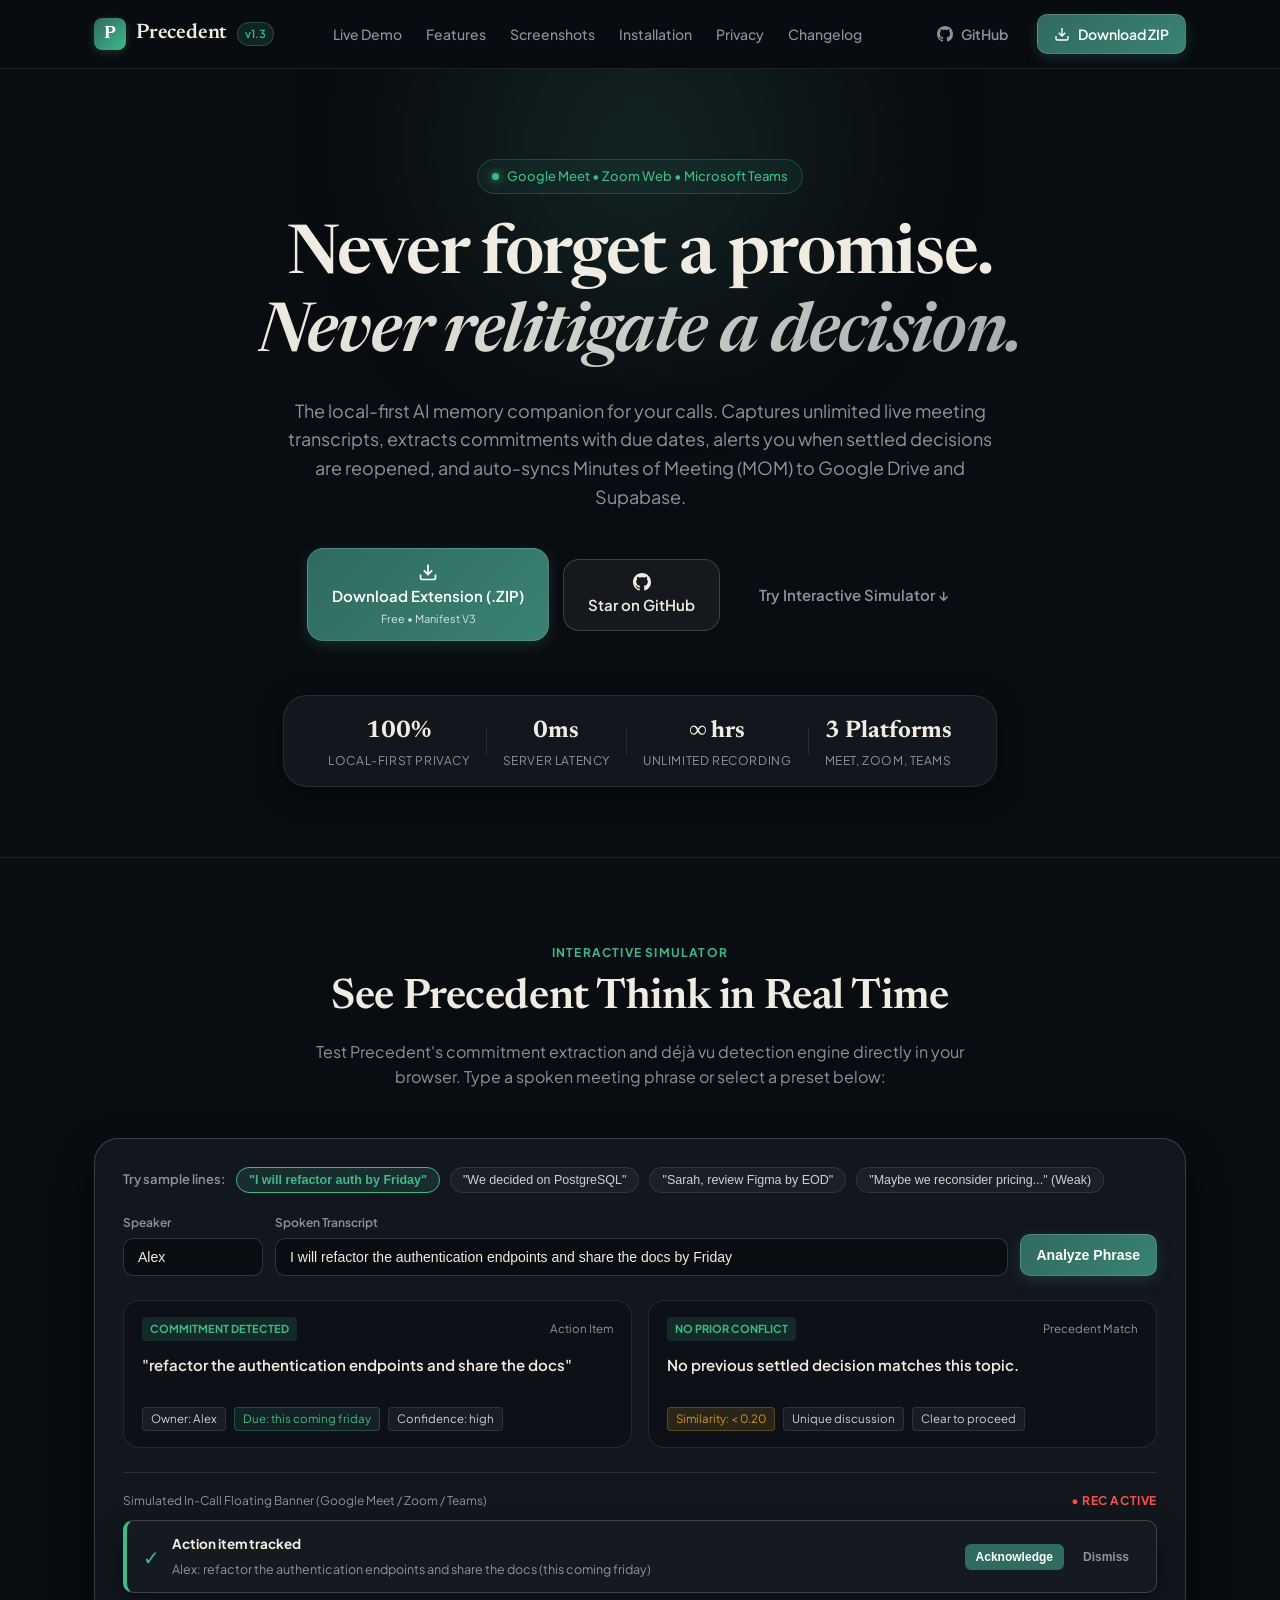
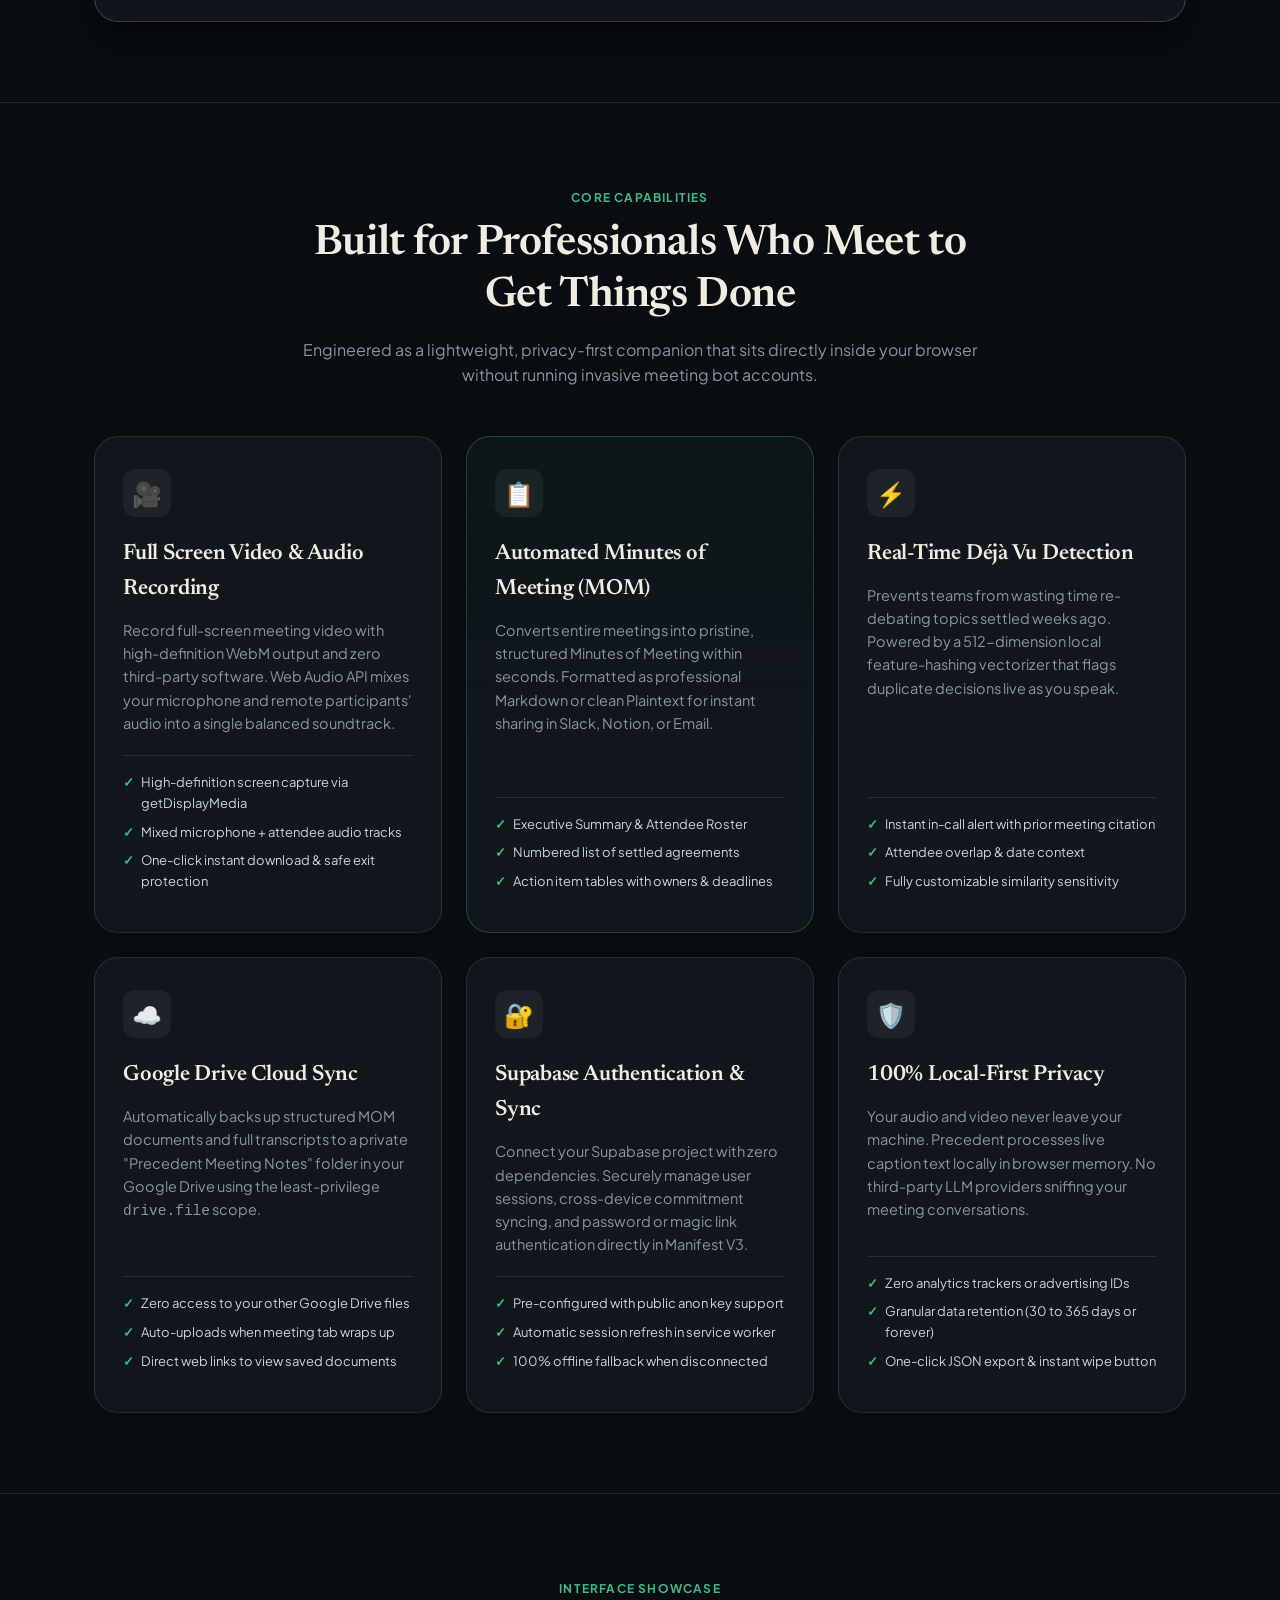
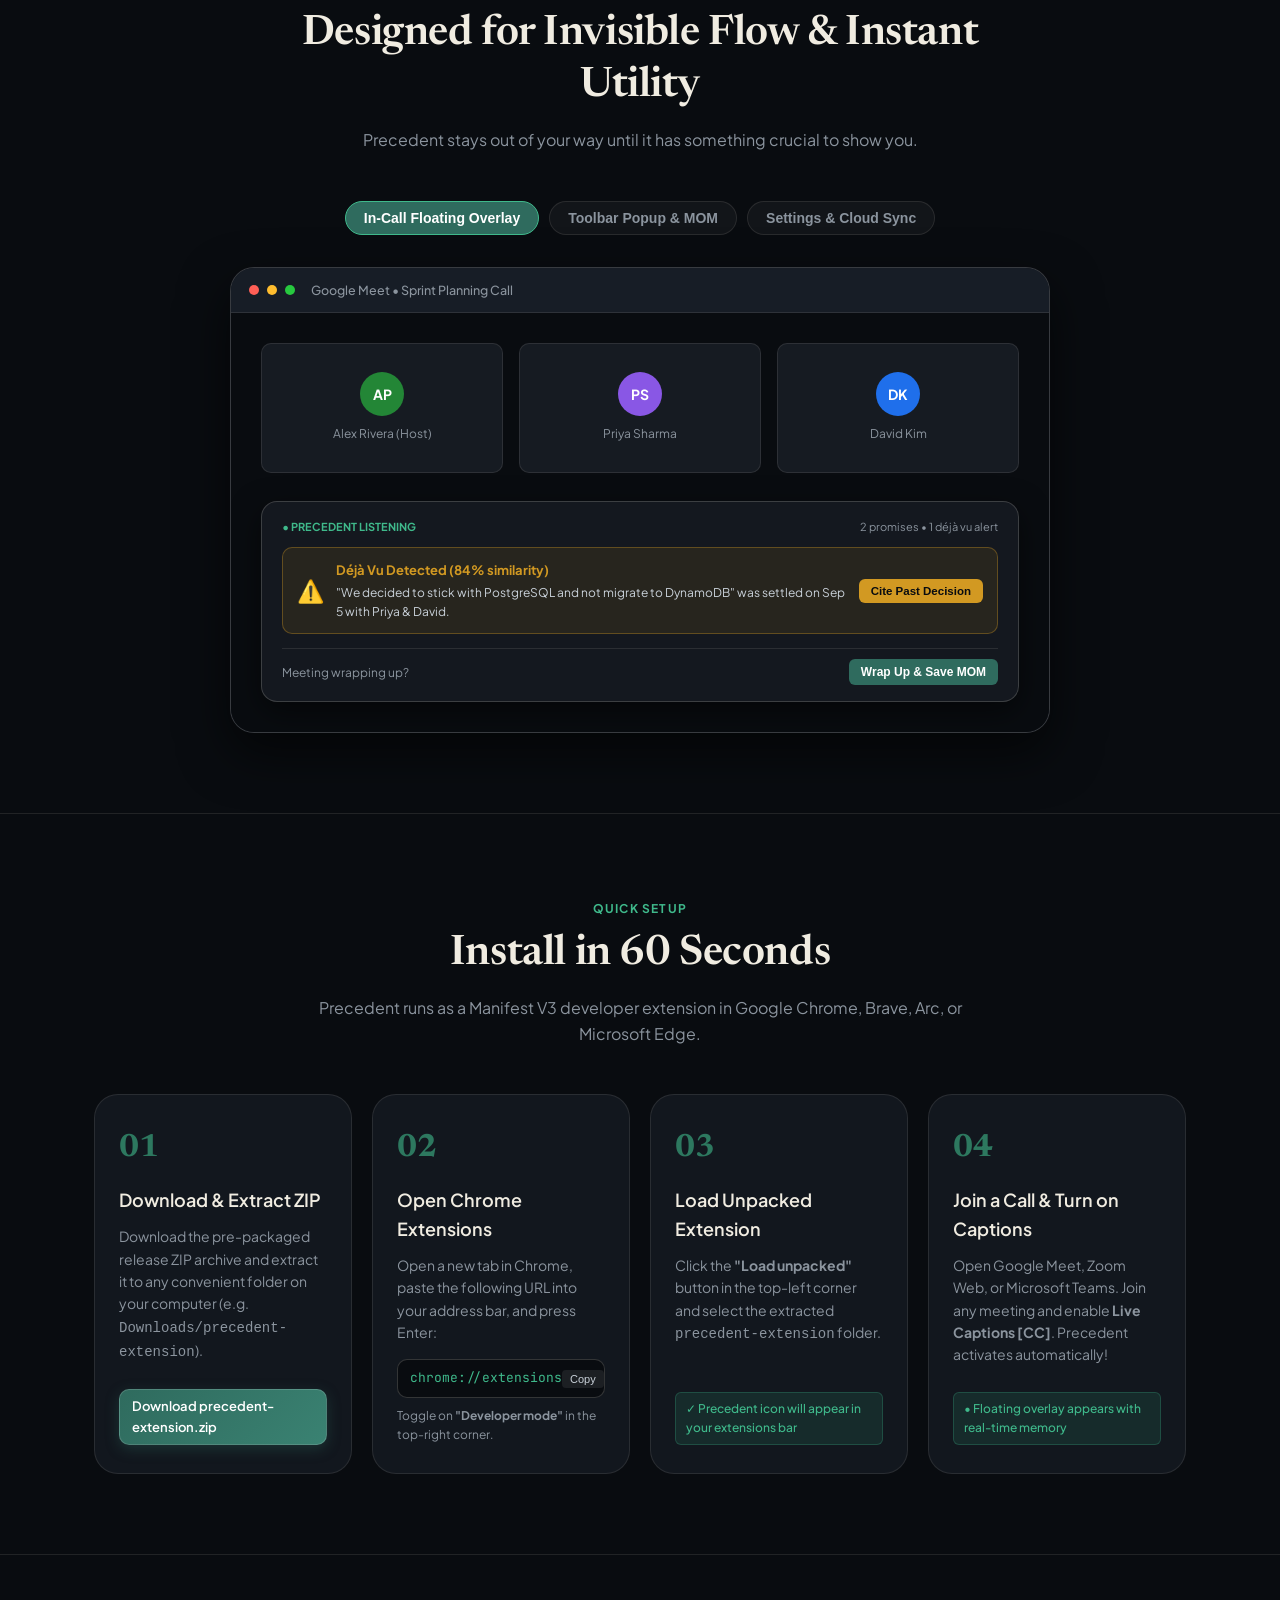
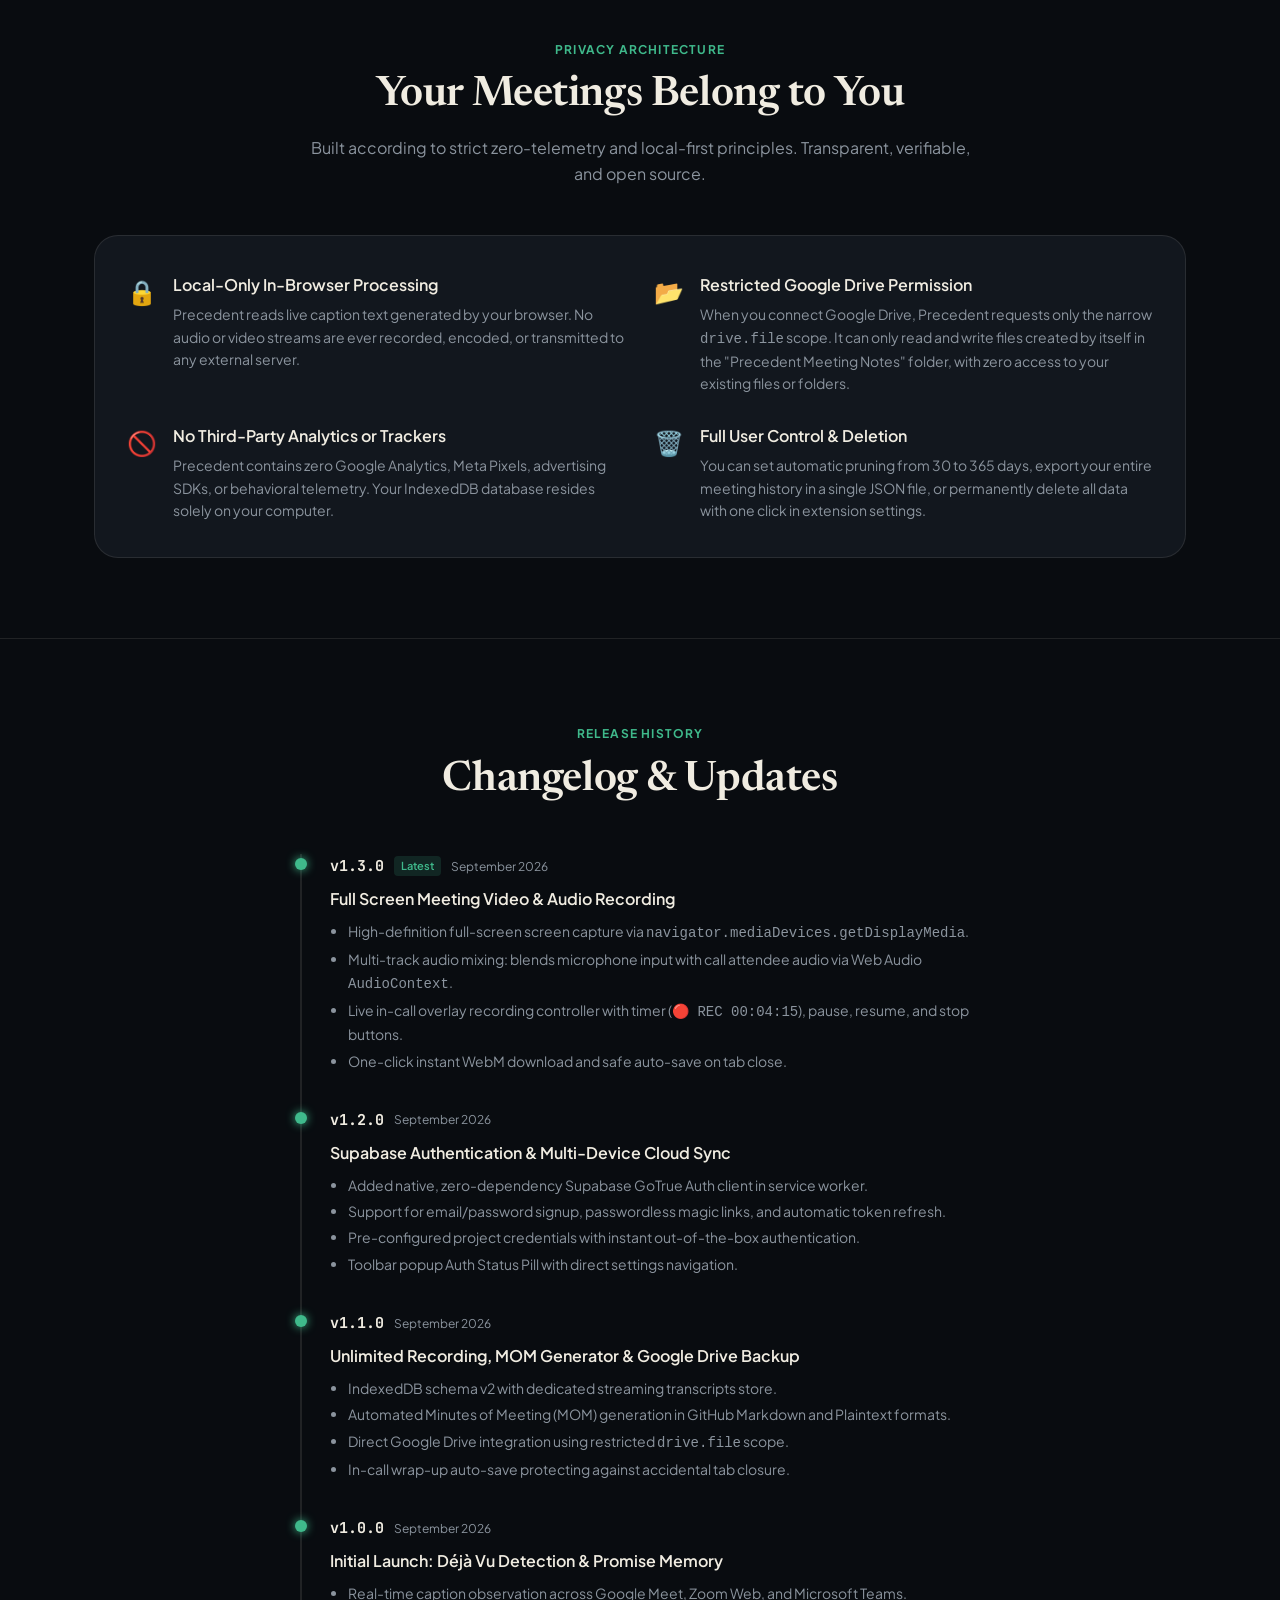
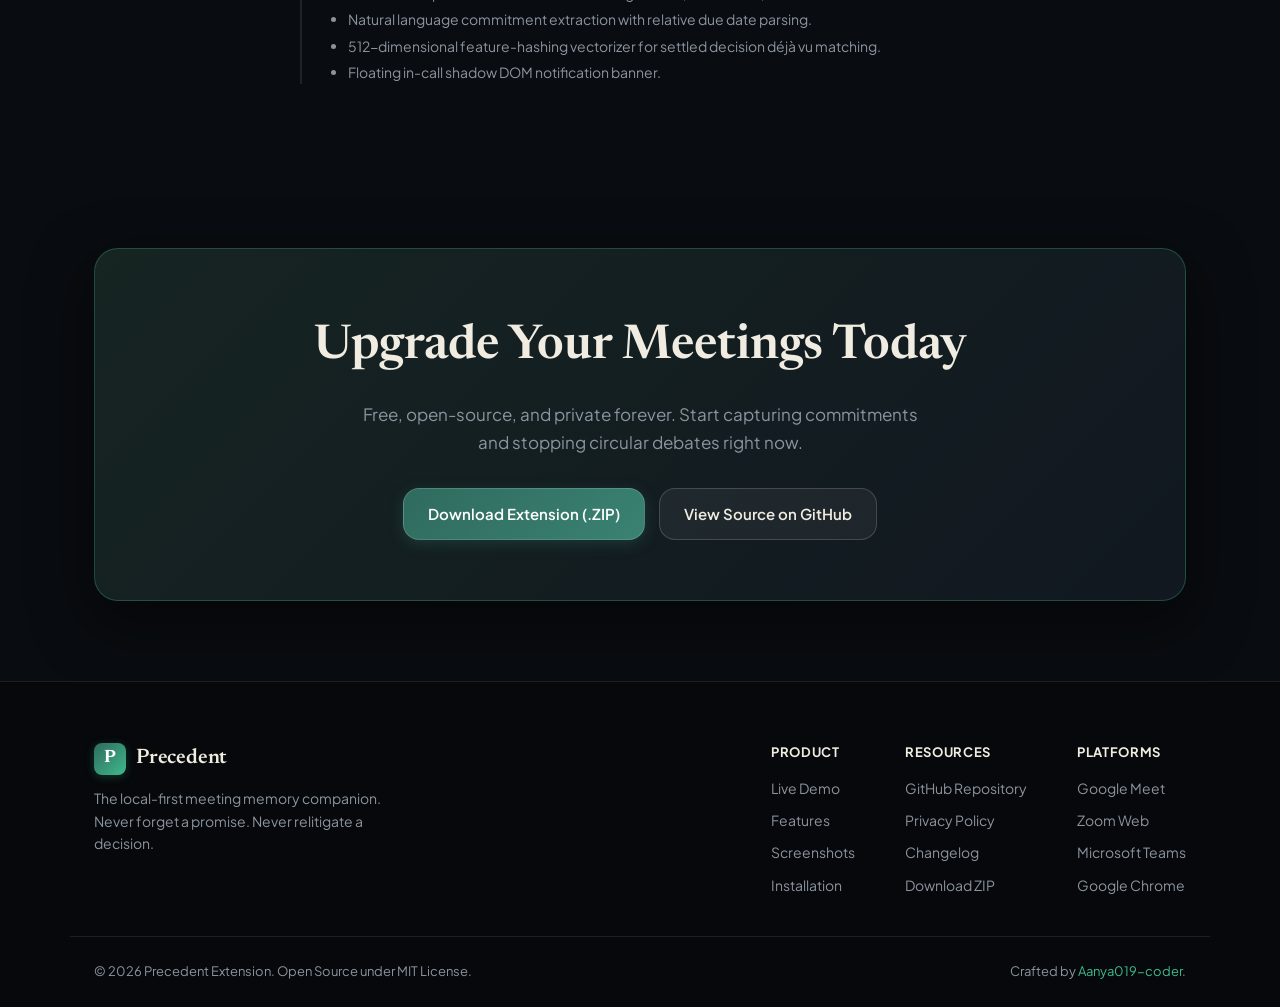
<file: website/index.html>
<!DOCTYPE html>
<html lang="en">
<head>
  <meta charset="UTF-8" />
  <meta name="viewport" content="width=device-width, initial-scale=1.0" />
  <title>Precedent — The Local-First AI Meeting Memory Companion</title>
  <meta name="description" content="Never forget a promise. Never relitigate a decision. Precedent captures unlimited meeting transcripts, generates Minutes of Meeting (MOM), detects déjà vu in real-time, and syncs with Google Drive & Supabase." />

  <!-- OpenGraph / Social -->
  <meta property="og:type" content="website" />
  <meta property="og:title" content="Precedent — The Local-First AI Meeting Memory Companion" />
  <meta property="og:description" content="Unlimited meeting recording, automatic MOM generator, déjà vu detection, and cloud sync for Google Meet, Zoom, and Microsoft Teams." />
  <meta property="og:url" content="https://meeting-recorder.vercel.app/" />

  <!-- Fonts -->
  <link rel="preconnect" href="https://fonts.googleapis.com" />
  <link rel="preconnect" href="https://fonts.gstatic.com" crossorigin />
  <link href="https://fonts.googleapis.com/css2?family=Newsreader:ital,opsz,wght@0,6..72,400..700;1,6..72,400..700&family=Plus+Jakarta+Sans:wght@400;500;600;700;800&family=JetBrains+Mono:wght@400;500&display=swap" rel="stylesheet" />

  <link rel="stylesheet" href="style.css" />
  <link rel="icon" type="image/png" href="icons/icon48.png" />
</head>
<body>
  <!-- Navigation -->
  <header class="site-nav">
    <div class="nav-container">
      <a href="#" class="brand">
        <span class="brand-icon">P</span>
        <span class="brand-name">Precedent</span>
        <span class="brand-pill">v1.3</span>
      </a>

      <nav class="nav-links">
        <a href="#demo">Live Demo</a>
        <a href="#features">Features</a>
        <a href="#screenshots">Screenshots</a>
        <a href="#installation">Installation</a>
        <a href="#privacy">Privacy</a>
        <a href="#changelog">Changelog</a>
      </nav>

      <div class="nav-actions">
        <a href="https://github.com/Aanya019-coder/meeting-recorder" target="_blank" rel="noopener" class="btn btn-ghost">
          <svg class="icon" viewBox="0 0 24 24" width="16" height="16" fill="currentColor">
            <path d="M12 0C5.37 0 0 5.37 0 12c0 5.31 3.435 9.795 8.205 11.385.6.105.825-.255.825-.57 0-.285-.015-1.23-.015-2.235-3.015.555-3.795-.735-4.035-1.41-.135-.345-.72-1.41-1.23-1.695-.42-.225-1.02-.78-.015-.795.945-.015 1.62.87 1.845 1.23 1.08 1.815 2.805 1.305 3.495.99.105-.78.42-1.305.765-1.605-2.67-.3-5.46-1.335-5.46-5.925 0-1.305.465-2.385 1.23-3.225-.12-.3-.54-1.53.12-3.18 0 0 1.005-.315 3.3 1.23.96-.27 1.98-.405 3-.405s2.04.135 3 .405c2.295-1.56 3.3-1.23 3.3-1.23.66 1.65.24 2.88.12 3.18.765.84 1.23 1.905 1.23 3.225 0 4.605-2.805 5.625-5.475 5.925.435.375.81 1.095.81 2.22 0 1.605-.015 2.895-.015 3.3 0 .315.225.69.825.57A12.02 12.02 0 0024 12c0-6.63-5.37-12-12-12z"/>
          </svg>
          <span>GitHub</span>
        </a>
        <a href="downloads/precedent-extension.zip" download="precedent-extension.zip" class="btn btn-primary">
          <svg class="icon" viewBox="0 0 24 24" width="16" height="16" fill="none" stroke="currentColor" stroke-width="2">
            <path d="M21 15v4a2 2 0 01-2 2H5a2 2 0 01-2-2v-4M7 10l5 5 5-5M12 15V3"/>
          </svg>
          <span>Download ZIP</span>
        </a>
      </div>
    </div>
  </header>

  <!-- Hero Section -->
  <section class="hero-section">
    <div class="hero-glow"></div>
    <div class="container hero-container">
      <div class="hero-badge">
        <span class="badge-dot"></span>
        <span>Google Meet &bull; Zoom Web &bull; Microsoft Teams</span>
      </div>

      <h1 class="hero-title">
        Never forget a promise.<br />
        <em>Never relitigate a decision.</em>
      </h1>

      <p class="hero-subtitle">
        The local-first AI memory companion for your calls. Captures unlimited live meeting transcripts, extracts commitments with due dates, alerts you when settled decisions are reopened, and auto-syncs Minutes of Meeting (MOM) to Google Drive and Supabase.
      </p>

      <div class="hero-cta-group">
        <a href="downloads/precedent-extension.zip" download="precedent-extension.zip" class="btn btn-lg btn-primary">
          <svg class="icon" viewBox="0 0 24 24" width="20" height="20" fill="none" stroke="currentColor" stroke-width="2">
            <path d="M21 15v4a2 2 0 01-2 2H5a2 2 0 01-2-2v-4M7 10l5 5 5-5M12 15V3"/>
          </svg>
          <span>Download Extension (.ZIP)</span>
          <span class="btn-subtext">Free &bull; Manifest V3</span>
        </a>

        <a href="https://github.com/Aanya019-coder/meeting-recorder" target="_blank" rel="noopener" class="btn btn-lg btn-secondary">
          <svg class="icon" viewBox="0 0 24 24" width="18" height="18" fill="currentColor">
            <path d="M12 0C5.37 0 0 5.37 0 12c0 5.31 3.435 9.795 8.205 11.385.6.105.825-.255.825-.57 0-.285-.015-1.23-.015-2.235-3.015.555-3.795-.735-4.035-1.41-.135-.345-.72-1.41-1.23-1.695-.42-.225-1.02-.78-.015-.795.945-.015 1.62.87 1.845 1.23 1.08 1.815 2.805 1.305 3.495.99.105-.78.42-1.305.765-1.605-2.67-.3-5.46-1.335-5.46-5.925 0-1.305.465-2.385 1.23-3.225-.12-.3-.54-1.53.12-3.18 0 0 1.005-.315 3.3 1.23.96-.27 1.98-.405 3-.405s2.04.135 3 .405c2.295-1.56 3.3-1.23 3.3-1.23.66 1.65.24 2.88.12 3.18.765.84 1.23 1.905 1.23 3.225 0 4.605-2.805 5.625-5.475 5.925.435.375.81 1.095.81 2.22 0 1.605-.015 2.895-.015 3.3 0 .315.225.69.825.57A12.02 12.02 0 0024 12c0-6.63-5.37-12-12-12z"/>
          </svg>
          <span>Star on GitHub</span>
        </a>

        <a href="#demo" class="btn btn-lg btn-ghost">
          <span>Try Interactive Simulator &darr;</span>
        </a>
      </div>

      <!-- Trust Metrics -->
      <div class="hero-metrics">
        <div class="metric-item">
          <span class="metric-num">100%</span>
          <span class="metric-label">Local-First Privacy</span>
        </div>
        <div class="metric-divider"></div>
        <div class="metric-item">
          <span class="metric-num">0ms</span>
          <span class="metric-label">Server Latency</span>
        </div>
        <div class="metric-divider"></div>
        <div class="metric-item">
          <span class="metric-num">&infin; hrs</span>
          <span class="metric-label">Unlimited Recording</span>
        </div>
        <div class="metric-divider"></div>
        <div class="metric-item">
          <span class="metric-num">3 Platforms</span>
          <span class="metric-label">Meet, Zoom, Teams</span>
        </div>
      </div>
    </div>
  </section>

  <!-- Live In-Browser Demo / Simulator -->
  <section id="demo" class="section demo-section">
    <div class="container">
      <div class="section-header">
        <span class="section-tag">Interactive Simulator</span>
        <h2 class="section-title">See Precedent Think in Real Time</h2>
        <p class="section-subtitle">
          Test Precedent's commitment extraction and déjà vu detection engine directly in your browser. Type a spoken meeting phrase or select a preset below:
        </p>
      </div>

      <div class="demo-card">
        <!-- Preset selectors -->
        <div class="demo-presets">
          <span class="preset-label">Try sample lines:</span>
          <button class="preset-chip active" data-phrase="I will refactor the authentication endpoints and share the docs by Friday" data-speaker="Alex">
            "I will refactor auth by Friday"
          </button>
          <button class="preset-chip" data-phrase="We have decided to stick with PostgreSQL and not migrate to DynamoDB" data-speaker="Priya">
            "We decided on PostgreSQL"
          </button>
          <button class="preset-chip" data-phrase="Sarah, can you review the Figma mobile mockups by EOD tomorrow?" data-speaker="David">
            "Sarah, review Figma by EOD"
          </button>
          <button class="preset-chip" data-phrase="Maybe we could think about reconsidering the pricing tiers later" data-speaker="Jordan">
            "Maybe we reconsider pricing..." (Weak)
          </button>
        </div>

        <!-- Input Box -->
        <div class="demo-input-row">
          <div class="speaker-input-wrap">
            <label for="demo-speaker">Speaker</label>
            <input type="text" id="demo-speaker" value="Alex" placeholder="Speaker name" />
          </div>
          <div class="speech-input-wrap">
            <label for="demo-text">Spoken Transcript</label>
            <input type="text" id="demo-text" value="I will refactor the authentication endpoints and share the docs by Friday" placeholder="Type what someone said..." />
          </div>
          <button id="demo-analyze-btn" class="btn btn-primary demo-analyze-btn">Analyze Phrase</button>
        </div>

        <!-- Live Results Visualization -->
        <div class="demo-results-grid">
          <!-- Commitment Box -->
          <div class="result-box">
            <div class="result-header">
              <span class="result-badge" id="commitment-badge">Commitment Detected</span>
              <span class="result-type">Action Item</span>
            </div>
            <div class="result-body" id="commitment-output">
              <div class="result-main-text" id="commitment-task">refactor the authentication endpoints and share the docs</div>
              <div class="result-meta-row">
                <span class="meta-tag" id="commitment-owner">Owner: Alex</span>
                <span class="meta-tag highlight" id="commitment-due">Due: this coming friday</span>
                <span class="meta-tag" id="commitment-confidence">Confidence: high</span>
              </div>
            </div>
          </div>

          <!-- Déjà Vu Box -->
          <div class="result-box">
            <div class="result-header">
              <span class="result-badge alert" id="dejavu-badge">Déjà Vu Alert</span>
              <span class="result-type">Precedent Match</span>
            </div>
            <div class="result-body" id="dejavu-output">
              <div class="result-main-text" id="dejavu-text">"Settled on PostgreSQL instead of DynamoDB for v1"</div>
              <div class="result-meta-row">
                <span class="meta-tag alert" id="dejavu-score">Similarity: 0.84</span>
                <span class="meta-tag" id="dejavu-date">Past Meeting: 14 days ago</span>
                <span class="meta-tag" id="dejavu-attendees">Overlap: Priya, Alex</span>
              </div>
            </div>
          </div>
        </div>

        <!-- Simulated In-Call Overlay Banner -->
        <div class="simulated-overlay-wrap">
          <div class="simulated-overlay-header">
            <span>Simulated In-Call Floating Banner (Google Meet / Zoom / Teams)</span>
            <span class="pulse-rec">&bull; REC ACTIVE</span>
          </div>
          <div class="simulated-banner" id="simulated-banner">
            <div class="sim-banner-left">
              <span class="sim-icon" id="sim-icon">&bull;</span>
              <div class="sim-content">
                <strong id="sim-title">Action item tracked</strong>
                <span id="sim-desc">Alex: refactor the authentication endpoints (Due Friday)</span>
              </div>
            </div>
            <div class="sim-banner-actions">
              <button class="sim-btn sim-btn-primary">Acknowledge</button>
              <button class="sim-btn sim-btn-ghost">Dismiss</button>
            </div>
          </div>
        </div>
      </div>
    </div>
  </section>

  <!-- Feature Grid -->
  <section id="features" class="section features-section">
    <div class="container">
      <div class="section-header">
        <span class="section-tag">Core Capabilities</span>
        <h2 class="section-title">Built for Professionals Who Meet to Get Things Done</h2>
        <p class="section-subtitle">
          Engineered as a lightweight, privacy-first companion that sits directly inside your browser without running invasive meeting bot accounts.
        </p>
      </div>

      <div class="feature-grid">
        <!-- Card 1 -->
        <div class="feature-card">
          <div class="feature-icon-wrap">
            <span class="feature-emoji">🎥</span>
          </div>
          <h3 class="feature-title">Full Screen Video &amp; Audio Recording</h3>
          <p class="feature-text">
            Record full-screen meeting video with high-definition WebM output and zero third-party software. Web Audio API mixes your microphone and remote participants' audio into a single balanced soundtrack.
          </p>
          <ul class="feature-bullets">
            <li>High-definition screen capture via getDisplayMedia</li>
            <li>Mixed microphone + attendee audio tracks</li>
            <li>One-click instant download &amp; safe exit protection</li>
          </ul>
        </div>

        <!-- Card 2 -->
        <div class="feature-card highlight-card">
          <div class="feature-icon-wrap">
            <span class="feature-emoji">📋</span>
          </div>
          <h3 class="feature-title">Automated Minutes of Meeting (MOM)</h3>
          <p class="feature-text">
            Converts entire meetings into pristine, structured Minutes of Meeting within seconds. Formatted as professional Markdown or clean Plaintext for instant sharing in Slack, Notion, or Email.
          </p>
          <ul class="feature-bullets">
            <li>Executive Summary &amp; Attendee Roster</li>
            <li>Numbered list of settled agreements</li>
            <li>Action item tables with owners &amp; deadlines</li>
          </ul>
        </div>

        <!-- Card 3 -->
        <div class="feature-card">
          <div class="feature-icon-wrap">
            <span class="feature-emoji">⚡</span>
          </div>
          <h3 class="feature-title">Real-Time Déjà Vu Detection</h3>
          <p class="feature-text">
            Prevents teams from wasting time re-debating topics settled weeks ago. Powered by a 512-dimension local feature-hashing vectorizer that flags duplicate decisions live as you speak.
          </p>
          <ul class="feature-bullets">
            <li>Instant in-call alert with prior meeting citation</li>
            <li>Attendee overlap &amp; date context</li>
            <li>Fully customizable similarity sensitivity</li>
          </ul>
        </div>

        <!-- Card 4 -->
        <div class="feature-card">
          <div class="feature-icon-wrap">
            <span class="feature-emoji">☁️</span>
          </div>
          <h3 class="feature-title">Google Drive Cloud Sync</h3>
          <p class="feature-text">
            Automatically backs up structured MOM documents and full transcripts to a private "Precedent Meeting Notes" folder in your Google Drive using the least-privilege <code>drive.file</code> scope.
          </p>
          <ul class="feature-bullets">
            <li>Zero access to your other Google Drive files</li>
            <li>Auto-uploads when meeting tab wraps up</li>
            <li>Direct web links to view saved documents</li>
          </ul>
        </div>

        <!-- Card 5 -->
        <div class="feature-card">
          <div class="feature-icon-wrap">
            <span class="feature-emoji">🔐</span>
          </div>
          <h3 class="feature-title">Supabase Authentication &amp; Sync</h3>
          <p class="feature-text">
            Connect your Supabase project with zero dependencies. Securely manage user sessions, cross-device commitment syncing, and password or magic link authentication directly in Manifest V3.
          </p>
          <ul class="feature-bullets">
            <li>Pre-configured with public anon key support</li>
            <li>Automatic session refresh in service worker</li>
            <li>100% offline fallback when disconnected</li>
          </ul>
        </div>

        <!-- Card 6 -->
        <div class="feature-card">
          <div class="feature-icon-wrap">
            <span class="feature-emoji">🛡️</span>
          </div>
          <h3 class="feature-title">100% Local-First Privacy</h3>
          <p class="feature-text">
            Your audio and video never leave your machine. Precedent processes live caption text locally in browser memory. No third-party LLM providers sniffing your meeting conversations.
          </p>
          <ul class="feature-bullets">
            <li>Zero analytics trackers or advertising IDs</li>
            <li>Granular data retention (30 to 365 days or forever)</li>
            <li>One-click JSON export &amp; instant wipe button</li>
          </ul>
        </div>
      </div>
    </div>
  </section>

  <!-- Screenshots & Mockups Section -->
  <section id="screenshots" class="section screenshots-section">
    <div class="container">
      <div class="section-header">
        <span class="section-tag">Interface Showcase</span>
        <h2 class="section-title">Designed for Invisible Flow &amp; Instant Utility</h2>
        <p class="section-subtitle">
          Precedent stays out of your way until it has something crucial to show you.
        </p>
      </div>

      <!-- Tab Buttons -->
      <div class="screenshot-tabs">
        <button class="tab-btn active" data-tab="overlay">In-Call Floating Overlay</button>
        <button class="tab-btn" data-tab="popup">Toolbar Popup &amp; MOM</button>
        <button class="tab-btn" data-tab="options">Settings &amp; Cloud Sync</button>
      </div>

      <!-- Tab 1: In-Call Overlay -->
      <div class="tab-panel active" id="tab-overlay">
        <div class="mockup-frame">
          <div class="mockup-header">
            <span class="mockup-dot red"></span>
            <span class="mockup-dot yellow"></span>
            <span class="mockup-dot green"></span>
            <span class="mockup-title">Google Meet &bull; Sprint Planning Call</span>
          </div>
          <div class="mockup-screen meet-screen">
            <div class="fake-video-grid">
              <div class="fake-video-tile">
                <div class="fake-avatar">AP</div>
                <span>Alex Rivera (Host)</span>
              </div>
              <div class="fake-video-tile">
                <div class="fake-avatar secondary">PS</div>
                <span>Priya Sharma</span>
              </div>
              <div class="fake-video-tile">
                <div class="fake-avatar tertiary">DK</div>
                <span>David Kim</span>
              </div>
            </div>

            <!-- In-call Shadow DOM UI -->
            <div class="in-call-widget-demo">
              <div class="in-call-badge-bar">
                <span class="rec-indicator">&bull; PRECEDENT LISTENING</span>
                <span class="badge-count">2 promises &bull; 1 déjà vu alert</span>
              </div>

              <!-- Alert card -->
              <div class="in-call-alert-card">
                <div class="alert-icon-col">⚠️</div>
                <div class="alert-text-col">
                  <strong>Déjà Vu Detected (84% similarity)</strong>
                  <p>"We decided to stick with PostgreSQL and not migrate to DynamoDB" was settled on Sep 5 with Priya &amp; David.</p>
                </div>
                <button class="in-call-action-btn">Cite Past Decision</button>
              </div>

              <!-- Wrap up bar -->
              <div class="in-call-wrapup-bar">
                <span>Meeting wrapping up?</span>
                <button class="in-call-save-btn">Wrap Up &amp; Save MOM</button>
              </div>
            </div>
          </div>
        </div>
      </div>

      <!-- Tab 2: Toolbar Popup -->
      <div class="tab-panel" id="tab-popup">
        <div class="mockup-frame popup-frame">
          <div class="mockup-header">
            <span class="mockup-title">Precedent Browser Popup</span>
          </div>
          <div class="popup-preview-box">
            <div class="pop-demo-header">
              <div class="pop-demo-row">
                <span class="pop-demo-wordmark">Precedent</span>
                <div class="pop-demo-pills">
                  <span class="pop-pill-green">👤 alex@acme.com</span>
                  <span class="pop-pill-green">☁️ Drive Connected</span>
                </div>
              </div>
              <span class="pop-demo-tagline">Unlimited memory &bull; MOM &bull; Cloud sync</span>
            </div>

            <div class="pop-demo-call-banner">
              <div class="pop-demo-row">
                <strong>Sprint Planning Call</strong>
                <span class="pop-tag">3 captured</span>
              </div>
              <button class="pop-save-btn">Wrap Up &amp; Copy MOM</button>
            </div>

            <div class="pop-demo-section">
              <span class="pop-sec-title">OPEN COMMITMENTS</span>
              <div class="pop-item">
                <span class="pop-check">&check;</span>
                <div>
                  <strong>Alex: Refactor auth endpoints</strong>
                  <span class="pop-meta">Due Friday &bull; Sprint Planning Call</span>
                </div>
              </div>
              <div class="pop-item">
                <span class="pop-check">&check;</span>
                <div>
                  <strong>Sarah: Review Figma mobile mockups</strong>
                  <span class="pop-meta">Due Tomorrow &bull; Design Sync</span>
                </div>
              </div>
            </div>

            <div class="pop-demo-section">
              <span class="pop-sec-title">RECENT MEETINGS</span>
              <div class="pop-item-meeting">
                <div class="pop-demo-row">
                  <strong>Architecture Council</strong>
                  <span class="pop-meta">Yesterday &bull; 4 attendees</span>
                </div>
                <div class="pop-btn-row">
                  <button class="pop-mini-btn">📋 Copy MOM</button>
                  <button class="pop-mini-btn">☁️ Drive Sync</button>
                </div>
              </div>
            </div>
          </div>
        </div>
      </div>

      <!-- Tab 3: Options Dashboard -->
      <div class="tab-panel" id="tab-options">
        <div class="mockup-frame">
          <div class="mockup-header">
            <span class="mockup-title">Precedent Settings &amp; Cloud Dashboard</span>
          </div>
          <div class="options-preview-box">
            <div class="opt-preview-card">
              <h4>Platform Integrations</h4>
              <label class="opt-check"><input type="checkbox" checked disabled /> Google Meet</label>
              <label class="opt-check"><input type="checkbox" checked disabled /> Zoom Web Client</label>
              <label class="opt-check"><input type="checkbox" checked disabled /> Microsoft Teams Web</label>
            </div>

            <div class="opt-preview-card">
              <h4>Google Drive Auto-Sync</h4>
              <p>Connected as <strong>alex@acme.com</strong> &bull; Backing up to private folder "Precedent Meeting Notes".</p>
              <label class="opt-check"><input type="checkbox" checked disabled /> Auto-upload MOM &amp; Transcripts when meetings end</label>
            </div>

            <div class="opt-preview-card">
              <h4>Supabase Cloud Authentication</h4>
              <p>Logged in as <strong>alex@acme.com</strong> &bull; Endpoint: <code>https://dnwttcvuzohljotzgozn.supabase.co</code></p>
            </div>
          </div>
        </div>
      </div>
    </div>
  </section>

  <!-- Step-by-Step Installation Guide -->
  <section id="installation" class="section install-section">
    <div class="container">
      <div class="section-header">
        <span class="section-tag">Quick Setup</span>
        <h2 class="section-title">Install in 60 Seconds</h2>
        <p class="section-subtitle">
          Precedent runs as a Manifest V3 developer extension in Google Chrome, Brave, Arc, or Microsoft Edge.
        </p>
      </div>

      <div class="install-steps-grid">
        <!-- Step 1 -->
        <div class="step-card">
          <div class="step-number">01</div>
          <h3 class="step-title">Download &amp; Extract ZIP</h3>
          <p class="step-text">
            Download the pre-packaged release ZIP archive and extract it to any convenient folder on your computer (e.g. <code>Downloads/precedent-extension</code>).
          </p>
          <a href="downloads/precedent-extension.zip" download="precedent-extension.zip" class="btn btn-sm btn-primary">
            Download precedent-extension.zip
          </a>
        </div>

        <!-- Step 2 -->
        <div class="step-card">
          <div class="step-number">02</div>
          <h3 class="step-title">Open Chrome Extensions</h3>
          <p class="step-text">
            Open a new tab in Chrome, paste the following URL into your address bar, and press Enter:
          </p>
          <div class="code-snippet">
            <code>chrome://extensions</code>
            <button class="copy-btn" data-copy="chrome://extensions" title="Copy to clipboard">Copy</button>
          </div>
          <p class="step-subtext">Toggle on <strong>"Developer mode"</strong> in the top-right corner.</p>
        </div>

        <!-- Step 3 -->
        <div class="step-card">
          <div class="step-number">03</div>
          <h3 class="step-title">Load Unpacked Extension</h3>
          <p class="step-text">
            Click the <strong>"Load unpacked"</strong> button in the top-left corner and select the extracted <code>precedent-extension</code> folder.
          </p>
          <div class="step-badge-highlight">&check; Precedent icon will appear in your extensions bar</div>
        </div>

        <!-- Step 4 -->
        <div class="step-card">
          <div class="step-number">04</div>
          <h3 class="step-title">Join a Call &amp; Turn on Captions</h3>
          <p class="step-text">
            Open Google Meet, Zoom Web, or Microsoft Teams. Join any meeting and enable <strong>Live Captions [CC]</strong>. Precedent activates automatically!
          </p>
          <div class="step-badge-highlight">&bull; Floating overlay appears with real-time memory</div>
        </div>
      </div>
    </div>
  </section>

  <!-- Privacy Policy Section -->
  <section id="privacy" class="section privacy-section">
    <div class="container">
      <div class="section-header">
        <span class="section-tag">Privacy Architecture</span>
        <h2 class="section-title">Your Meetings Belong to You</h2>
        <p class="section-subtitle">
          Built according to strict zero-telemetry and local-first principles. Transparent, verifiable, and open source.
        </p>
      </div>

      <div class="privacy-card">
        <div class="privacy-point">
          <span class="privacy-icon">🔒</span>
          <div>
            <h4>Local-Only In-Browser Processing</h4>
            <p>
              Precedent reads live caption text generated by your browser. No audio or video streams are ever recorded, encoded, or transmitted to any external server.
            </p>
          </div>
        </div>

        <div class="privacy-point">
          <span class="privacy-icon">📂</span>
          <div>
            <h4>Restricted Google Drive Permission</h4>
            <p>
              When you connect Google Drive, Precedent requests only the narrow <code>drive.file</code> scope. It can only read and write files created by itself in the "Precedent Meeting Notes" folder, with zero access to your existing files or folders.
            </p>
          </div>
        </div>

        <div class="privacy-point">
          <span class="privacy-icon">🚫</span>
          <div>
            <h4>No Third-Party Analytics or Trackers</h4>
            <p>
              Precedent contains zero Google Analytics, Meta Pixels, advertising SDKs, or behavioral telemetry. Your IndexedDB database resides solely on your computer.
            </p>
          </div>
        </div>

        <div class="privacy-point">
          <span class="privacy-icon">🗑️</span>
          <div>
            <h4>Full User Control &amp; Deletion</h4>
            <p>
              You can set automatic pruning from 30 to 365 days, export your entire meeting history in a single JSON file, or permanently delete all data with one click in extension settings.
            </p>
          </div>
        </div>
      </div>
    </div>
  </section>

  <!-- Changelog Section -->
  <section id="changelog" class="section changelog-section">
    <div class="container">
      <div class="section-header">
        <span class="section-tag">Release History</span>
        <h2 class="section-title">Changelog &amp; Updates</h2>
      </div>

      <div class="changelog-timeline">
        <!-- Release v1.3.0 -->
        <div class="timeline-item">
          <div class="timeline-dot"></div>
          <div class="timeline-content">
            <div class="timeline-header">
              <span class="timeline-version">v1.3.0</span>
              <span class="timeline-tag current">Latest</span>
              <span class="timeline-date">September 2026</span>
            </div>
            <h4 class="timeline-title">Full Screen Meeting Video &amp; Audio Recording</h4>
            <ul class="timeline-list">
              <li>High-definition full-screen screen capture via <code>navigator.mediaDevices.getDisplayMedia</code>.</li>
              <li>Multi-track audio mixing: blends microphone input with call attendee audio via Web Audio <code>AudioContext</code>.</li>
              <li>Live in-call overlay recording controller with timer (<code>🔴 REC 00:04:15</code>), pause, resume, and stop buttons.</li>
              <li>One-click instant WebM download and safe auto-save on tab close.</li>
            </ul>
          </div>
        </div>

        <!-- Release v1.2.0 -->
        <div class="timeline-item">
          <div class="timeline-dot"></div>
          <div class="timeline-content">
            <div class="timeline-header">
              <span class="timeline-version">v1.2.0</span>
              <span class="timeline-date">September 2026</span>
            </div>
            <h4 class="timeline-title">Supabase Authentication &amp; Multi-Device Cloud Sync</h4>
            <ul class="timeline-list">
              <li>Added native, zero-dependency Supabase GoTrue Auth client in service worker.</li>
              <li>Support for email/password signup, passwordless magic links, and automatic token refresh.</li>
              <li>Pre-configured project credentials with instant out-of-the-box authentication.</li>
              <li>Toolbar popup Auth Status Pill with direct settings navigation.</li>
            </ul>
          </div>
        </div>

        <!-- Release v1.1.0 -->
        <div class="timeline-item">
          <div class="timeline-dot"></div>
          <div class="timeline-content">
            <div class="timeline-header">
              <span class="timeline-version">v1.1.0</span>
              <span class="timeline-date">September 2026</span>
            </div>
            <h4 class="timeline-title">Unlimited Recording, MOM Generator &amp; Google Drive Backup</h4>
            <ul class="timeline-list">
              <li>IndexedDB schema v2 with dedicated streaming transcripts store.</li>
              <li>Automated Minutes of Meeting (MOM) generation in GitHub Markdown and Plaintext formats.</li>
              <li>Direct Google Drive integration using restricted <code>drive.file</code> scope.</li>
              <li>In-call wrap-up auto-save protecting against accidental tab closure.</li>
            </ul>
          </div>
        </div>

        <!-- Release v1.0.0 -->
        <div class="timeline-item">
          <div class="timeline-dot"></div>
          <div class="timeline-content">
            <div class="timeline-header">
              <span class="timeline-version">v1.0.0</span>
              <span class="timeline-date">September 2026</span>
            </div>
            <h4 class="timeline-title">Initial Launch: Déjà Vu Detection &amp; Promise Memory</h4>
            <ul class="timeline-list">
              <li>Real-time caption observation across Google Meet, Zoom Web, and Microsoft Teams.</li>
              <li>Natural language commitment extraction with relative due date parsing.</li>
              <li>512-dimensional feature-hashing vectorizer for settled decision déjà vu matching.</li>
              <li>Floating in-call shadow DOM notification banner.</li>
            </ul>
          </div>
        </div>
      </div>
    </div>
  </section>

  <!-- CTA Banner -->
  <section class="cta-section">
    <div class="container">
      <div class="cta-box">
        <h2 class="cta-title">Upgrade Your Meetings Today</h2>
        <p class="cta-subtitle">
          Free, open-source, and private forever. Start capturing commitments and stopping circular debates right now.
        </p>
        <div class="cta-buttons">
          <a href="downloads/precedent-extension.zip" download="precedent-extension.zip" class="btn btn-lg btn-primary">
            Download Extension (.ZIP)
          </a>
          <a href="https://github.com/Aanya019-coder/meeting-recorder" target="_blank" rel="noopener" class="btn btn-lg btn-secondary">
            View Source on GitHub
          </a>
        </div>
      </div>
    </div>
  </section>

  <!-- Footer -->
  <footer class="site-footer">
    <div class="container footer-container">
      <div class="footer-left">
        <div class="brand">
          <span class="brand-icon">P</span>
          <span class="brand-name">Precedent</span>
        </div>
        <p class="footer-desc">
          The local-first meeting memory companion. Never forget a promise. Never relitigate a decision.
        </p>
      </div>

      <div class="footer-links">
        <div class="footer-col">
          <h5>Product</h5>
          <a href="#demo">Live Demo</a>
          <a href="#features">Features</a>
          <a href="#screenshots">Screenshots</a>
          <a href="#installation">Installation</a>
        </div>
        <div class="footer-col">
          <h5>Resources</h5>
          <a href="https://github.com/Aanya019-coder/meeting-recorder" target="_blank" rel="noopener">GitHub Repository</a>
          <a href="#privacy">Privacy Policy</a>
          <a href="#changelog">Changelog</a>
          <a href="downloads/precedent-extension.zip" download>Download ZIP</a>
        </div>
        <div class="footer-col">
          <h5>Platforms</h5>
          <span>Google Meet</span>
          <span>Zoom Web</span>
          <span>Microsoft Teams</span>
          <span>Google Chrome</span>
        </div>
      </div>
    </div>
    <div class="footer-bottom container">
      <p>&copy; 2026 Precedent Extension. Open Source under MIT License.</p>
      <p>Crafted by <a href="https://github.com/Aanya019-coder" target="_blank" rel="noopener">Aanya019-coder</a>.</p>
    </div>
  </footer>

  <script src="app.js"></script>
</body>
</html>
</file>
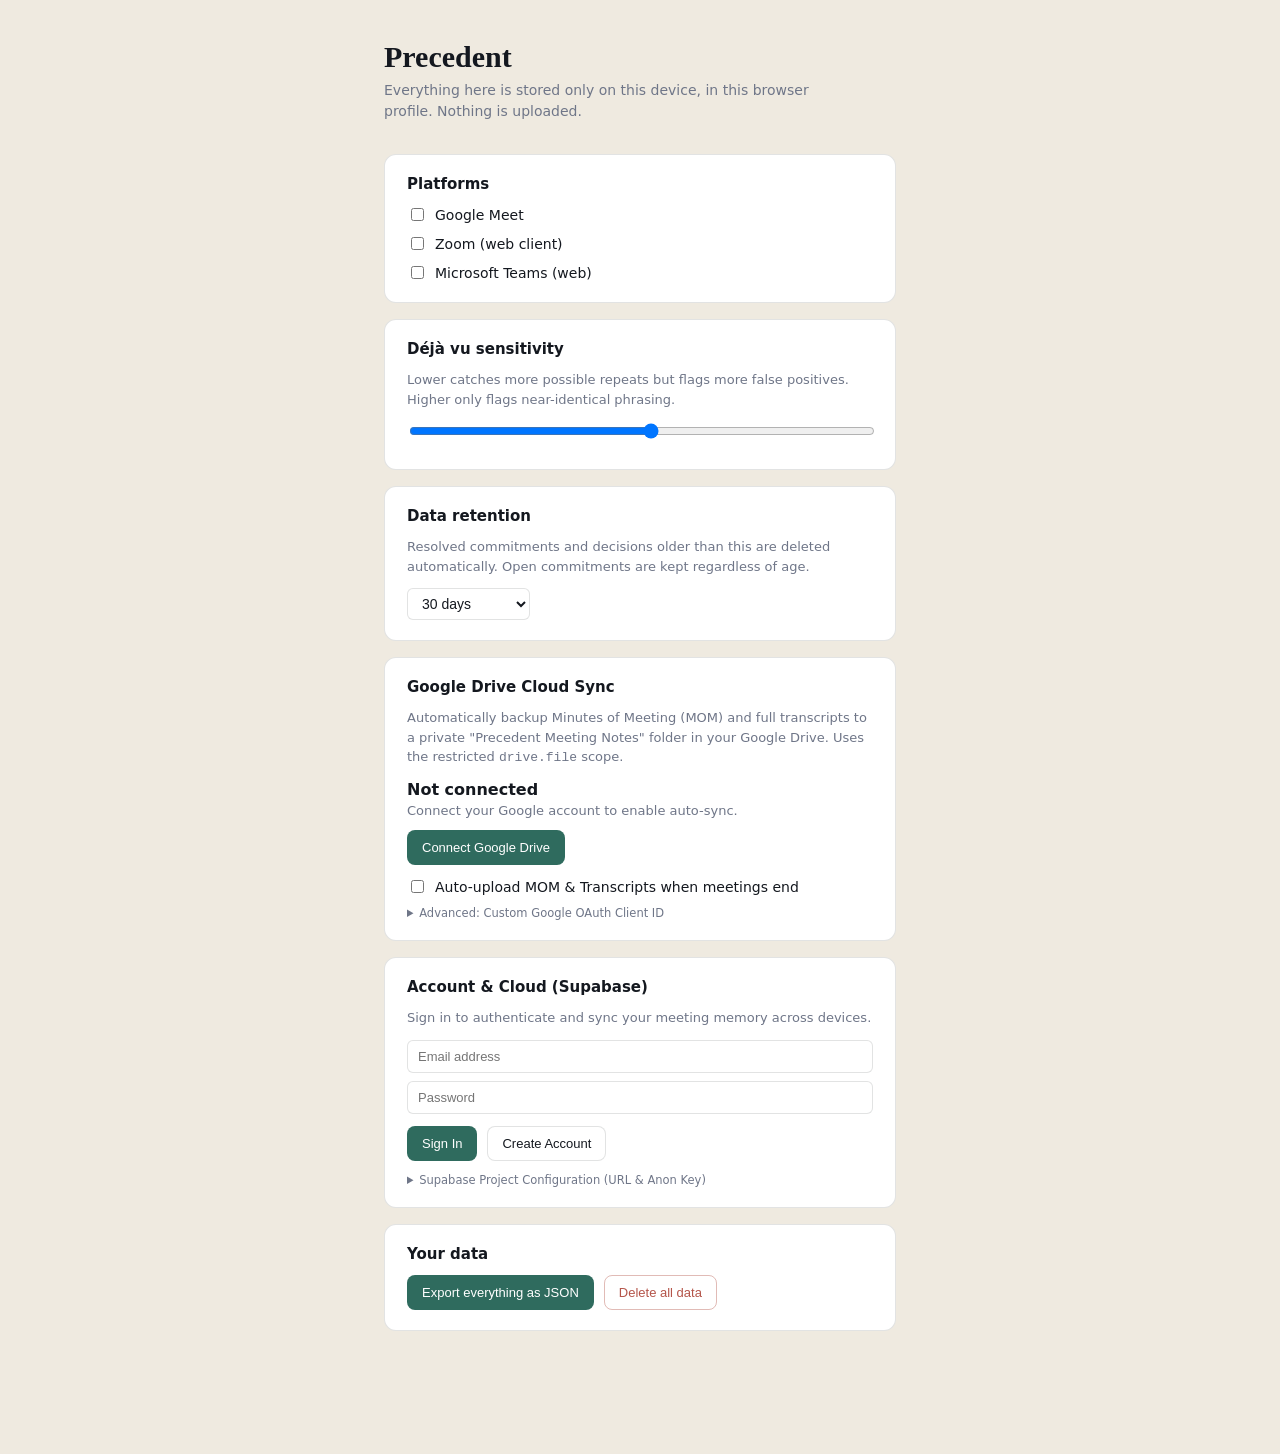
<file: options/options.html>
<!DOCTYPE html>
<html lang="en">
<head>
  <meta charset="UTF-8" />
  <title>Precedent — Settings</title>
  <link rel="stylesheet" href="options.css" />
</head>
<body>
  <div class="pc-opt-wrap">
    <header>
      <h1>Precedent</h1>
      <p class="pc-opt-sub">Everything here is stored only on this device, in this browser profile. Nothing is uploaded.</p>
    </header>

    <section class="pc-opt-card">
      <h2>Platforms</h2>
      <label class="pc-opt-toggle"><input type="checkbox" id="toggle-meet" /> Google Meet</label>
      <label class="pc-opt-toggle"><input type="checkbox" id="toggle-zoom" /> Zoom (web client)</label>
      <label class="pc-opt-toggle"><input type="checkbox" id="toggle-teams" /> Microsoft Teams (web)</label>
    </section>

    <section class="pc-opt-card">
      <h2>Déjà vu sensitivity</h2>
      <p class="pc-opt-help">Lower catches more possible repeats but flags more false positives. Higher only flags near-identical phrasing.</p>
      <input type="range" id="threshold-slider" min="0.2" max="0.7" step="0.02" />
      <div class="pc-opt-threshold-value"><span id="threshold-label"></span></div>
    </section>

    <section class="pc-opt-card">
      <h2>Data retention</h2>
      <p class="pc-opt-help">Resolved commitments and decisions older than this are deleted automatically. Open commitments are kept regardless of age.</p>
      <select id="retention-select">
        <option value="30">30 days</option>
        <option value="90">90 days</option>
        <option value="180">180 days</option>
        <option value="365">1 year</option>
        <option value="0">Keep forever</option>
      </select>
    </section>

    <section class="pc-opt-card">
      <h2>Google Drive Cloud Sync</h2>
      <p class="pc-opt-help">Automatically backup Minutes of Meeting (MOM) and full transcripts to a private "Precedent Meeting Notes" folder in your Google Drive. Uses the restricted <code>drive.file</code> scope.</p>
      <div class="pc-opt-row" style="align-items: center; justify-content: space-between; margin-bottom: 12px;">
        <div>
          <strong id="drive-account-label">Not connected</strong>
          <div id="drive-account-detail" class="pc-opt-help" style="margin: 2px 0 0;">Connect your Google account to enable auto-sync.</div>
        </div>
        <button id="drive-auth-btn" class="pc-opt-btn pc-opt-btn-primary">Connect Google Drive</button>
      </div>
      <label class="pc-opt-toggle">
        <input type="checkbox" id="toggle-drive-autosync" />
        Auto-upload MOM &amp; Transcripts when meetings end
      </label>
      <div style="margin-top: 10px;">
        <details>
          <summary style="font-size: 11.5px; color: var(--muted); cursor: pointer;">Advanced: Custom Google OAuth Client ID</summary>
          <div style="margin-top: 8px;">
            <input type="text" id="custom-client-id" placeholder="Your Google OAuth Client ID (optional)" style="width: 100%; padding: 6px 8px; border: 1px solid var(--border); border-radius: 6px; font-size: 12px;" />
          </div>
        </details>
      </div>
    </section>

    <section class="pc-opt-card">
      <h2>Account &amp; Cloud (Supabase)</h2>
      <p class="pc-opt-help">Sign in to authenticate and sync your meeting memory across devices.</p>

      <div id="supabase-user-panel" style="display: none; margin-bottom: 14px;">
        <div class="pc-opt-row" style="align-items: center; justify-content: space-between;">
          <div>
            <div style="font-size: 12.5px; color: var(--muted);">Logged in as:</div>
            <strong id="supabase-user-email" style="font-size: 14px;">user@example.com</strong>
          </div>
          <button id="supabase-signout-btn" class="pc-opt-btn pc-opt-btn-danger">Sign Out</button>
        </div>
      </div>

      <div id="supabase-login-panel">
        <div style="display: flex; flex-direction: column; gap: 8px; margin-bottom: 12px;">
          <input type="email" id="supabase-email" placeholder="Email address" class="pc-opt-input" />
          <input type="password" id="supabase-password" placeholder="Password" class="pc-opt-input" />
        </div>
        <div class="pc-opt-row">
          <button id="supabase-signin-btn" class="pc-opt-btn pc-opt-btn-primary">Sign In</button>
          <button id="supabase-signup-btn" class="pc-opt-btn pc-opt-btn-secondary">Create Account</button>
        </div>
      </div>

      <div id="supabase-status" class="pc-opt-help" style="margin-top: 10px; font-weight: 500;"></div>

      <div style="margin-top: 12px;">
        <details id="supabase-config-details">
          <summary style="font-size: 11.5px; color: var(--muted); cursor: pointer;">Supabase Project Configuration (URL &amp; Anon Key)</summary>
          <div style="display: flex; flex-direction: column; gap: 8px; margin-top: 8px;">
            <input type="text" id="supabase-url" placeholder="https://your-project.supabase.co" class="pc-opt-input" />
            <input type="text" id="supabase-anon-key" placeholder="Supabase Anon Key (public)" class="pc-opt-input" />
            <button id="supabase-save-config-btn" class="pc-opt-btn pc-opt-btn-secondary" style="align-self: flex-start;">Save Project Credentials</button>
          </div>
        </details>
      </div>
    </section>

    <section class="pc-opt-card">
      <h2>Your data</h2>
      <div class="pc-opt-row">
        <button id="export-btn" class="pc-opt-btn pc-opt-btn-primary">Export everything as JSON</button>
        <button id="clear-btn" class="pc-opt-btn pc-opt-btn-danger">Delete all data</button>
      </div>
    </section>

    <p class="pc-opt-status" id="save-status"></p>
  </div>
  <script src="options.js"></script>
</body>
</html>
</file>
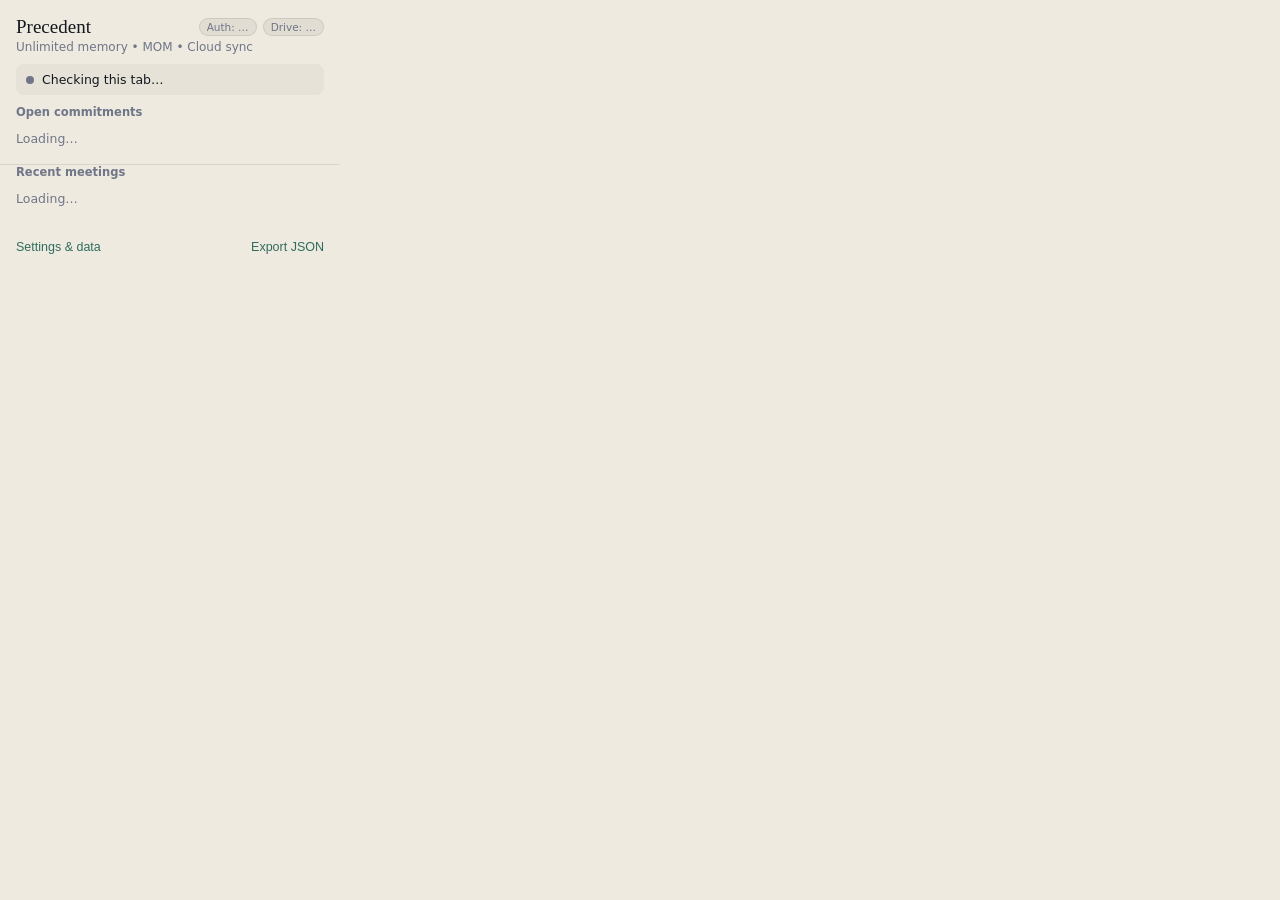
<file: popup/popup.html>
<!DOCTYPE html>
<html lang="en">
<head>
  <meta charset="UTF-8" />
  <title>Precedent</title>
  <link rel="stylesheet" href="popup.css" />
</head>
<body>
  <header class="pc-pop-header">
    <div class="pc-pop-header-top">
      <span class="pc-pop-wordmark">Precedent</span>
      <div style="display: flex; gap: 6px; align-items: center;">
        <span id="auth-pill" class="pc-pop-pill" title="Supabase Account">Auth: …</span>
        <span id="drive-pill" class="pc-pop-pill" title="Google Drive Sync Status">Drive: …</span>
      </div>
    </div>
    <span class="pc-pop-tagline">Unlimited memory &bull; MOM &bull; Cloud sync</span>
  </header>

  <section id="status-section" class="pc-pop-status">
    <span class="pc-pop-dot" id="status-dot"></span>
    <span id="status-text">Checking this tab&hellip;</span>
  </section>

  <section id="active-call-section" class="pc-pop-active-call" style="display: none;">
    <div class="pc-pop-call-header">
      <span class="pc-pop-call-title" id="active-call-title">Meeting in progress</span>
      <span class="pc-pop-call-badge" id="active-call-stats">0 captured</span>
    </div>
    <div class="pc-pop-call-actions" style="display: flex; gap: 6px;">
      <button id="active-call-rec-btn" class="pc-pop-mini-btn" style="flex: 1; padding: 6px; font-size: 11.5px; background: rgba(255,255,255,0.08); color: #EFEAE0; border-color: rgba(239,234,224,0.2);">🔴 Record Video</button>
      <button id="active-call-save-btn" class="pc-pop-btn-primary" style="flex: 1;">Wrap Up &amp; Save</button>
    </div>
  </section>

  <section class="pc-pop-section">
    <div class="pc-pop-section-title">Open commitments</div>
    <div id="commitments-list" class="pc-pop-list">
      <div class="pc-pop-empty">Loading&hellip;</div>
    </div>
  </section>

  <section class="pc-pop-section">
    <div class="pc-pop-section-title">Recent meetings</div>
    <div id="meetings-list" class="pc-pop-list">
      <div class="pc-pop-empty">Loading&hellip;</div>
    </div>
  </section>

  <footer class="pc-pop-footer">
    <button id="open-options" class="pc-pop-link">Settings &amp; data</button>
    <button id="export-data" class="pc-pop-link">Export JSON</button>
  </footer>

  <script src="popup.js"></script>
</body>
</html>
</file>
<file: website/style.css>
/* =========================================================
   Precedent Product Website Stylesheet
   Modern, Dark-mode first, Glassmorphism, Editorial Typography
   ========================================================= */

:root {
  --bg-dark: #090c10;
  --bg-card: #12171e;
  --bg-card-hover: #181f28;
  --bg-glass: rgba(18, 23, 30, 0.75);
  
  --ink: #f0ece1;
  --ink-muted: #8b949e;
  --ink-soft: #c9d1d9;
  
  --accent-green: #2f6b5e;
  --accent-green-bright: #3fb98b;
  --accent-green-glow: rgba(63, 185, 139, 0.25);
  --accent-amber: #d29922;
  --accent-rose: #f85149;
  
  --border: rgba(240, 236, 225, 0.1);
  --border-strong: rgba(240, 236, 225, 0.18);
  
  --font-serif: "Newsreader", Georgia, serif;
  --font-sans: "Plus Jakarta Sans", -apple-system, BlinkMacSystemFont, "Segoe UI", sans-serif;
  --font-mono: "JetBrains Mono", monospace;
  
  --radius-sm: 6px;
  --radius-md: 10px;
  --radius-lg: 16px;
  --radius-xl: 24px;
  
  --transition: all 0.25s cubic-bezier(0.16, 1, 0.3, 1);
}

* {
  box-sizing: border-box;
  margin: 0;
  padding: 0;
}

html {
  scroll-behavior: smooth;
  color-scheme: dark;
}

body {
  background-color: var(--bg-dark);
  color: var(--ink);
  font-family: var(--font-sans);
  font-size: 16px;
  line-height: 1.6;
  overflow-x: hidden;
  -webkit-font-smoothing: antialiased;
}

.container {
  max-width: 1140px;
  margin: 0 auto;
  padding: 0 24px;
}

/* ----------------- Navigation ----------------- */
.site-nav {
  position: sticky;
  top: 0;
  z-index: 1000;
  background: rgba(9, 12, 16, 0.82);
  backdrop-filter: blur(14px);
  -webkit-backdrop-filter: blur(14px);
  border-bottom: 1px solid var(--border);
}

.nav-container {
  max-width: 1140px;
  margin: 0 auto;
  padding: 14px 24px;
  display: flex;
  align-items: center;
  justify-content: space-between;
  gap: 20px;
}

.brand {
  display: flex;
  align-items: center;
  gap: 10px;
  text-decoration: none;
  color: var(--ink);
}

.brand-icon {
  width: 32px;
  height: 32px;
  background: linear-gradient(135deg, var(--accent-green), var(--accent-green-bright));
  color: white;
  border-radius: 8px;
  display: flex;
  align-items: center;
  justify-content: center;
  font-family: var(--font-serif);
  font-weight: 700;
  font-size: 18px;
  box-shadow: 0 2px 10px var(--accent-green-glow);
}

.brand-name {
  font-family: var(--font-serif);
  font-size: 21px;
  font-weight: 600;
  letter-spacing: -0.01em;
}

.brand-pill {
  font-size: 11px;
  padding: 2px 7px;
  border-radius: 999px;
  background: rgba(63, 185, 139, 0.15);
  color: var(--accent-green-bright);
  font-weight: 600;
  border: 1px solid rgba(63, 185, 139, 0.3);
}

.nav-links {
  display: flex;
  align-items: center;
  gap: 24px;
}

.nav-links a {
  text-decoration: none;
  color: var(--ink-muted);
  font-size: 14px;
  font-weight: 500;
  transition: var(--transition);
}

.nav-links a:hover {
  color: var(--ink);
}

.nav-actions {
  display: flex;
  align-items: center;
  gap: 12px;
}

/* ----------------- Buttons ----------------- */
.btn {
  display: inline-flex;
  align-items: center;
  justify-content: center;
  gap: 8px;
  padding: 8px 16px;
  border-radius: var(--radius-md);
  font-size: 14px;
  font-weight: 600;
  text-decoration: none;
  cursor: pointer;
  border: 1px solid transparent;
  transition: var(--transition);
}

.btn-primary {
  background: linear-gradient(135deg, #2f6b5e, #3a8272);
  color: #ffffff;
  border-color: rgba(255, 255, 255, 0.15);
  box-shadow: 0 4px 14px rgba(47, 107, 94, 0.35);
}

.btn-primary:hover {
  background: linear-gradient(135deg, #377c6e, #459b87);
  box-shadow: 0 6px 20px rgba(47, 107, 94, 0.5);
  transform: translateY(-1px);
}

.btn-secondary {
  background: rgba(255, 255, 255, 0.05);
  color: var(--ink);
  border-color: var(--border-strong);
}

.btn-secondary:hover {
  background: rgba(255, 255, 255, 0.1);
  transform: translateY(-1px);
}

.btn-ghost {
  background: transparent;
  color: var(--ink-muted);
  border-color: transparent;
}

.btn-ghost:hover {
  color: var(--ink);
  background: rgba(255, 255, 255, 0.04);
}

.btn-lg {
  padding: 13px 24px;
  font-size: 15px;
  border-radius: var(--radius-lg);
  flex-direction: column;
  gap: 2px;
}

.btn-lg span {
  display: inline-flex;
  align-items: center;
  gap: 8px;
}

.btn-subtext {
  font-size: 11px;
  opacity: 0.8;
  font-weight: 400;
}

.btn-sm {
  padding: 6px 12px;
  font-size: 13px;
}

/* ----------------- Hero Section ----------------- */
.hero-section {
  position: relative;
  padding: 90px 0 70px;
  text-align: center;
  overflow: hidden;
}

.hero-glow {
  position: absolute;
  top: -150px;
  left: 50%;
  transform: translateX(-50%);
  width: 700px;
  height: 450px;
  background: radial-gradient(circle, rgba(47, 107, 94, 0.28) 0%, rgba(9, 12, 16, 0) 70%);
  filter: blur(50px);
  pointer-events: none;
  z-index: 0;
}

.hero-container {
  position: relative;
  z-index: 1;
}

.hero-badge {
  display: inline-flex;
  align-items: center;
  gap: 8px;
  padding: 6px 14px;
  background: rgba(47, 107, 94, 0.14);
  border: 1px solid rgba(63, 185, 139, 0.25);
  border-radius: 999px;
  font-size: 13px;
  font-weight: 500;
  color: var(--accent-green-bright);
  margin-bottom: 24px;
}

.badge-dot {
  width: 7px;
  height: 7px;
  border-radius: 50%;
  background: var(--accent-green-bright);
  box-shadow: 0 0 8px var(--accent-green-bright);
}

.hero-title {
  font-family: var(--font-serif);
  font-size: clamp(38px, 6vw, 68px);
  font-weight: 600;
  line-height: 1.15;
  letter-spacing: -0.02em;
  margin-bottom: 22px;
}

.hero-title em {
  font-style: italic;
  color: #e5dfd3;
  background: linear-gradient(135deg, #f0ece1, #a4abae);
  -webkit-background-clip: text;
  -webkit-text-fill-color: transparent;
}

.hero-subtitle {
  max-width: 720px;
  margin: 0 auto 36px;
  font-size: 18px;
  color: var(--ink-muted);
  line-height: 1.6;
}

.hero-cta-group {
  display: flex;
  justify-content: center;
  align-items: center;
  gap: 14px;
  flex-wrap: wrap;
  margin-bottom: 54px;
}

.hero-metrics {
  display: inline-flex;
  align-items: center;
  background: var(--bg-card);
  border: 1px solid var(--border);
  padding: 16px 28px;
  border-radius: var(--radius-xl);
  box-shadow: 0 8px 30px rgba(0, 0, 0, 0.4);
}

.metric-item {
  display: flex;
  flex-direction: column;
  align-items: center;
  padding: 0 16px;
}

.metric-num {
  font-family: var(--font-serif);
  font-size: 24px;
  font-weight: 700;
  color: var(--ink);
}

.metric-label {
  font-size: 12px;
  color: var(--ink-muted);
  text-transform: uppercase;
  letter-spacing: 0.05em;
}

.metric-divider {
  width: 1px;
  height: 28px;
  background: var(--border);
}

/* ----------------- Sections General ----------------- */
.section {
  padding: 80px 0;
  border-top: 1px solid var(--border);
}

.section-header {
  text-align: center;
  max-width: 680px;
  margin: 0 auto 48px;
}

.section-tag {
  display: inline-block;
  font-size: 12px;
  font-weight: 700;
  text-transform: uppercase;
  letter-spacing: 0.1em;
  color: var(--accent-green-bright);
  margin-bottom: 10px;
}

.section-title {
  font-family: var(--font-serif);
  font-size: clamp(28px, 4vw, 42px);
  font-weight: 600;
  letter-spacing: -0.01em;
  line-height: 1.25;
  margin-bottom: 14px;
}

.section-subtitle {
  font-size: 16px;
  color: var(--ink-muted);
}

/* ----------------- Demo / Simulator ----------------- */
.demo-card {
  background: var(--bg-card);
  border: 1px solid var(--border-strong);
  border-radius: var(--radius-xl);
  padding: 28px;
  box-shadow: 0 16px 40px rgba(0, 0, 0, 0.45);
}

.demo-presets {
  display: flex;
  align-items: center;
  gap: 10px;
  flex-wrap: wrap;
  margin-bottom: 20px;
}

.preset-label {
  font-size: 13px;
  color: var(--ink-muted);
  font-weight: 600;
}

.preset-chip {
  background: rgba(255, 255, 255, 0.04);
  color: var(--ink-soft);
  border: 1px solid var(--border);
  border-radius: 999px;
  padding: 5px 12px;
  font-size: 12.5px;
  cursor: pointer;
  transition: var(--transition);
}

.preset-chip:hover {
  background: rgba(255, 255, 255, 0.09);
  color: var(--ink);
}

.preset-chip.active {
  background: rgba(47, 107, 94, 0.25);
  border-color: var(--accent-green-bright);
  color: var(--accent-green-bright);
  font-weight: 600;
}

.demo-input-row {
  display: flex;
  gap: 12px;
  align-items: flex-end;
  margin-bottom: 24px;
  flex-wrap: wrap;
}

.speaker-input-wrap {
  width: 140px;
}

.speech-input-wrap {
  flex: 1;
  min-width: 260px;
}

.demo-input-row label {
  display: block;
  font-size: 12px;
  color: var(--ink-muted);
  margin-bottom: 6px;
  font-weight: 600;
}

.demo-input-row input {
  width: 100%;
  padding: 10px 14px;
  background: #090c10;
  border: 1px solid var(--border-strong);
  border-radius: var(--radius-md);
  color: var(--ink);
  font-size: 14px;
  outline: none;
  transition: var(--transition);
}

.demo-input-row input:focus {
  border-color: var(--accent-green-bright);
  box-shadow: 0 0 0 2px rgba(63, 185, 139, 0.2);
}

.demo-analyze-btn {
  height: 42px;
}

.demo-results-grid {
  display: grid;
  grid-template-columns: 1fr 1fr;
  gap: 16px;
  margin-bottom: 24px;
}

.result-box {
  background: #0d1117;
  border: 1px solid var(--border);
  border-radius: var(--radius-lg);
  padding: 16px 18px;
}

.result-header {
  display: flex;
  justify-content: space-between;
  align-items: center;
  margin-bottom: 12px;
}

.result-badge {
  font-size: 11px;
  font-weight: 700;
  text-transform: uppercase;
  padding: 3px 8px;
  border-radius: 4px;
  background: rgba(63, 185, 139, 0.15);
  color: var(--accent-green-bright);
}

.result-badge.alert {
  background: rgba(210, 153, 34, 0.18);
  color: var(--accent-amber);
}

.result-type {
  font-size: 11.5px;
  color: var(--ink-muted);
}

.result-main-text {
  font-size: 15px;
  font-weight: 600;
  color: var(--ink);
  margin-bottom: 12px;
  min-height: 42px;
}

.result-meta-row {
  display: flex;
  gap: 8px;
  flex-wrap: wrap;
}

.meta-tag {
  font-size: 11.5px;
  background: rgba(255, 255, 255, 0.05);
  padding: 2px 8px;
  border-radius: 4px;
  color: var(--ink-soft);
  border: 1px solid var(--border);
}

.meta-tag.highlight {
  background: rgba(47, 107, 94, 0.2);
  color: var(--accent-green-bright);
  border-color: rgba(63, 185, 139, 0.3);
}

.meta-tag.alert {
  background: rgba(210, 153, 34, 0.15);
  color: var(--accent-amber);
  border-color: rgba(210, 153, 34, 0.3);
}

.simulated-overlay-wrap {
  border-top: 1px solid var(--border);
  padding-top: 18px;
}

.simulated-overlay-header {
  display: flex;
  justify-content: space-between;
  font-size: 12px;
  color: var(--ink-muted);
  margin-bottom: 10px;
}

.pulse-rec {
  color: var(--accent-rose);
  font-weight: 700;
  letter-spacing: 0.05em;
}

.simulated-banner {
  background: #151a21;
  border: 1px solid var(--border-strong);
  border-left: 4px solid var(--accent-green-bright);
  border-radius: var(--radius-md);
  padding: 12px 16px;
  display: flex;
  align-items: center;
  justify-content: space-between;
  box-shadow: 0 8px 24px rgba(0, 0, 0, 0.5);
}

.simulated-banner.alert-style {
  border-left-color: var(--accent-amber);
}

.sim-banner-left {
  display: flex;
  align-items: center;
  gap: 12px;
}

.sim-icon {
  font-size: 20px;
  color: var(--accent-green-bright);
}

.sim-content strong {
  display: block;
  font-size: 13.5px;
  color: var(--ink);
}

.sim-content span {
  font-size: 12.5px;
  color: var(--ink-muted);
}

.sim-banner-actions {
  display: flex;
  gap: 8px;
}

.sim-btn {
  padding: 5px 10px;
  border-radius: var(--radius-sm);
  font-size: 12px;
  font-weight: 600;
  cursor: pointer;
  border: 1px solid transparent;
}

.sim-btn-primary {
  background: var(--accent-green);
  color: white;
}

.sim-btn-ghost {
  background: transparent;
  color: var(--ink-muted);
}

/* ----------------- Features Grid ----------------- */
.feature-grid {
  display: grid;
  grid-template-columns: repeat(auto-fit, minmax(320px, 1fr));
  gap: 24px;
}

.feature-card {
  background: var(--bg-card);
  border: 1px solid var(--border);
  border-radius: var(--radius-xl);
  padding: 32px 28px;
  transition: var(--transition);
  display: flex;
  flex-direction: column;
}

.feature-card:hover {
  background: var(--bg-card-hover);
  border-color: var(--border-strong);
  transform: translateY(-3px);
  box-shadow: 0 12px 30px rgba(0, 0, 0, 0.35);
}

.feature-card.highlight-card {
  border-color: rgba(63, 185, 139, 0.3);
  background: linear-gradient(180deg, rgba(47, 107, 94, 0.12) 0%, var(--bg-card) 60%);
}

.feature-icon-wrap {
  width: 48px;
  height: 48px;
  border-radius: 12px;
  background: rgba(255, 255, 255, 0.05);
  display: flex;
  align-items: center;
  justify-content: center;
  margin-bottom: 20px;
}

.feature-emoji {
  font-size: 24px;
}

.feature-title {
  font-family: var(--font-serif);
  font-size: 22px;
  font-weight: 600;
  margin-bottom: 12px;
  letter-spacing: -0.01em;
}

.feature-text {
  font-size: 14.5px;
  color: var(--ink-muted);
  line-height: 1.6;
  margin-bottom: 20px;
  flex: 1;
}

.feature-bullets {
  list-style: none;
  border-top: 1px solid var(--border);
  padding-top: 16px;
}

.feature-bullets li {
  font-size: 13px;
  color: var(--ink-soft);
  margin-bottom: 8px;
  position: relative;
  padding-left: 18px;
}

.feature-bullets li::before {
  content: "✓";
  position: absolute;
  left: 0;
  color: var(--accent-green-bright);
  font-weight: 700;
}

/* ----------------- Screenshot Mockups ----------------- */
.screenshot-tabs {
  display: flex;
  justify-content: center;
  gap: 10px;
  margin-bottom: 32px;
  flex-wrap: wrap;
}

.tab-btn {
  padding: 8px 18px;
  border-radius: 999px;
  background: rgba(255, 255, 255, 0.04);
  color: var(--ink-muted);
  border: 1px solid var(--border);
  font-size: 14px;
  font-weight: 600;
  cursor: pointer;
  transition: var(--transition);
}

.tab-btn:hover {
  color: var(--ink);
  background: rgba(255, 255, 255, 0.08);
}

.tab-btn.active {
  background: var(--accent-green);
  color: white;
  border-color: var(--accent-green-bright);
}

.tab-panel {
  display: none;
}

.tab-panel.active {
  display: block;
}

.mockup-frame {
  background: #0f141c;
  border: 1px solid var(--border-strong);
  border-radius: var(--radius-xl);
  overflow: hidden;
  box-shadow: 0 20px 50px rgba(0, 0, 0, 0.6);
  max-width: 820px;
  margin: 0 auto;
}

.mockup-header {
  background: #171d26;
  padding: 12px 18px;
  display: flex;
  align-items: center;
  gap: 8px;
  border-bottom: 1px solid var(--border);
}

.mockup-dot {
  width: 10px;
  height: 10px;
  border-radius: 50%;
}

.mockup-dot.red { background: #ff5f56; }
.mockup-dot.yellow { background: #ffbd2e; }
.mockup-dot.green { background: #27c93f; }

.mockup-title {
  font-size: 12.5px;
  color: var(--ink-muted);
  margin-left: 8px;
  font-weight: 500;
}

.meet-screen {
  padding: 30px;
  background: #090c10;
  position: relative;
}

.fake-video-grid {
  display: grid;
  grid-template-columns: repeat(3, 1fr);
  gap: 16px;
  margin-bottom: 28px;
}

.fake-video-tile {
  background: #161b22;
  border: 1px solid var(--border);
  border-radius: var(--radius-md);
  height: 130px;
  display: flex;
  flex-direction: column;
  align-items: center;
  justify-content: center;
  gap: 8px;
  color: var(--ink-muted);
  font-size: 12px;
}

.fake-avatar {
  width: 44px;
  height: 44px;
  border-radius: 50%;
  background: #238636;
  color: white;
  display: flex;
  align-items: center;
  justify-content: center;
  font-weight: 700;
  font-size: 14px;
}

.fake-avatar.secondary { background: #8957e5; }
.fake-avatar.tertiary { background: #1f6feb; }

.in-call-widget-demo {
  background: #14181f;
  border: 1px solid var(--border-strong);
  border-radius: var(--radius-lg);
  padding: 16px 20px;
  box-shadow: 0 10px 30px rgba(0, 0, 0, 0.5);
}

.in-call-badge-bar {
  display: flex;
  justify-content: space-between;
  font-size: 11px;
  color: var(--ink-muted);
  margin-bottom: 12px;
}

.rec-indicator {
  color: var(--accent-green-bright);
  font-weight: 700;
}

.in-call-alert-card {
  background: rgba(210, 153, 34, 0.1);
  border: 1px solid rgba(210, 153, 34, 0.35);
  border-radius: var(--radius-md);
  padding: 12px 14px;
  display: flex;
  align-items: center;
  gap: 12px;
  margin-bottom: 14px;
}

.alert-icon-col {
  font-size: 22px;
}

.alert-text-col strong {
  display: block;
  font-size: 13px;
  color: var(--accent-amber);
}

.alert-text-col p {
  font-size: 12px;
  color: var(--ink-soft);
  margin-top: 2px;
}

.in-call-action-btn {
  background: var(--accent-amber);
  color: #090c10;
  font-weight: 700;
  border: none;
  padding: 6px 12px;
  border-radius: 6px;
  font-size: 11.5px;
  cursor: pointer;
  white-space: nowrap;
}

.in-call-wrapup-bar {
  display: flex;
  align-items: center;
  justify-content: space-between;
  font-size: 12px;
  color: var(--ink-muted);
  border-top: 1px solid var(--border);
  padding-top: 10px;
}

.in-call-save-btn {
  background: var(--accent-green);
  color: white;
  border: none;
  border-radius: 6px;
  padding: 6px 12px;
  font-size: 12px;
  font-weight: 600;
  cursor: pointer;
}

/* Popup preview frame */
.popup-frame {
  max-width: 380px;
}

.popup-preview-box {
  background: #efeae0;
  color: #14181f;
  padding: 18px;
  font-size: 13px;
}

.pop-demo-header {
  border-bottom: 1px solid rgba(20, 24, 31, 0.1);
  padding-bottom: 10px;
  margin-bottom: 12px;
}

.pop-demo-row {
  display: flex;
  justify-content: space-between;
  align-items: center;
}

.pop-demo-wordmark {
  font-family: Georgia, serif;
  font-size: 18px;
  font-weight: 700;
}

.pop-demo-pills {
  display: flex;
  gap: 4px;
}

.pop-pill-green {
  background: rgba(47, 107, 94, 0.15);
  color: #2f6b5e;
  font-size: 10px;
  font-weight: 600;
  padding: 2px 6px;
  border-radius: 999px;
}

.pop-demo-tagline {
  font-size: 11px;
  color: #6f7688;
}

.pop-demo-call-banner {
  background: #14181f;
  color: #efeae0;
  border-radius: 8px;
  padding: 10px 12px;
  margin-bottom: 14px;
}

.pop-tag {
  font-size: 10.5px;
  background: rgba(78, 155, 132, 0.3);
  color: #4e9b84;
  padding: 1px 6px;
  border-radius: 4px;
}

.pop-save-btn {
  width: 100%;
  margin-top: 8px;
  background: #2f6b5e;
  color: white;
  border: none;
  border-radius: 6px;
  padding: 6px;
  font-size: 11.5px;
  font-weight: 600;
  cursor: pointer;
}

.pop-demo-section {
  margin-bottom: 14px;
}

.pop-sec-title {
  display: block;
  font-size: 10px;
  font-weight: 700;
  color: #6f7688;
  margin-bottom: 6px;
  letter-spacing: 0.05em;
}

.pop-item {
  background: white;
  border: 1px solid rgba(20, 24, 31, 0.1);
  border-radius: 6px;
  padding: 8px 10px;
  display: flex;
  align-items: center;
  gap: 8px;
  margin-bottom: 6px;
}

.pop-check {
  color: #2f6b5e;
  font-weight: 700;
}

.pop-meta {
  display: block;
  font-size: 11px;
  color: #6f7688;
}

.pop-item-meeting {
  background: white;
  border: 1px solid rgba(20, 24, 31, 0.1);
  border-radius: 6px;
  padding: 8px 10px;
}

.pop-btn-row {
  display: flex;
  gap: 6px;
  margin-top: 6px;
}

.pop-mini-btn {
  background: rgba(20, 24, 31, 0.05);
  border: 1px solid rgba(20, 24, 31, 0.1);
  border-radius: 4px;
  padding: 2px 6px;
  font-size: 10.5px;
  font-weight: 600;
  cursor: pointer;
}

/* Options preview frame */
.options-preview-box {
  padding: 24px;
  background: #efeae0;
  color: #14181f;
  display: flex;
  flex-direction: column;
  gap: 14px;
}

.opt-preview-card {
  background: white;
  border: 1px solid rgba(20, 24, 31, 0.12);
  border-radius: 8px;
  padding: 16px;
}

.opt-preview-card h4 {
  font-size: 14px;
  margin-bottom: 8px;
}

.opt-preview-card p {
  font-size: 12.5px;
  color: #6f7688;
  margin-bottom: 8px;
}

.opt-check {
  display: block;
  font-size: 13px;
  margin-bottom: 4px;
}

/* ----------------- Installation Guide ----------------- */
.install-steps-grid {
  display: grid;
  grid-template-columns: repeat(auto-fit, minmax(250px, 1fr));
  gap: 20px;
}

.step-card {
  background: var(--bg-card);
  border: 1px solid var(--border);
  border-radius: var(--radius-xl);
  padding: 28px 24px;
  position: relative;
  display: flex;
  flex-direction: column;
}

.step-number {
  font-family: var(--font-serif);
  font-size: 32px;
  font-weight: 700;
  color: var(--accent-green-bright);
  opacity: 0.6;
  margin-bottom: 12px;
}

.step-title {
  font-size: 18px;
  font-weight: 600;
  margin-bottom: 10px;
}

.step-text {
  font-size: 14px;
  color: var(--ink-muted);
  line-height: 1.6;
  margin-bottom: 16px;
  flex: 1;
}

.step-subtext {
  font-size: 12px;
  color: var(--ink-muted);
  margin-top: 8px;
}

.code-snippet {
  display: flex;
  align-items: center;
  justify-content: space-between;
  background: #090c10;
  border: 1px solid var(--border-strong);
  border-radius: var(--radius-md);
  padding: 8px 12px;
}

.code-snippet code {
  font-family: var(--font-mono);
  font-size: 13px;
  color: var(--accent-green-bright);
}

.copy-btn {
  background: rgba(255, 255, 255, 0.08);
  border: none;
  color: var(--ink-soft);
  padding: 3px 8px;
  border-radius: 4px;
  font-size: 11px;
  cursor: pointer;
  transition: var(--transition);
}

.copy-btn:hover {
  background: var(--accent-green);
  color: white;
}

.step-badge-highlight {
  background: rgba(63, 185, 139, 0.12);
  color: var(--accent-green-bright);
  font-size: 12px;
  font-weight: 500;
  padding: 6px 10px;
  border-radius: 6px;
  border: 1px solid rgba(63, 185, 139, 0.25);
}

/* ----------------- Privacy Section ----------------- */
.privacy-card {
  background: var(--bg-card);
  border: 1px solid var(--border);
  border-radius: var(--radius-xl);
  padding: 36px 32px;
  display: grid;
  grid-template-columns: 1fr 1fr;
  gap: 28px;
}

.privacy-point {
  display: flex;
  gap: 16px;
}

.privacy-icon {
  font-size: 24px;
  flex-shrink: 0;
}

.privacy-point h4 {
  font-size: 16px;
  margin-bottom: 6px;
  font-weight: 600;
}

.privacy-point p {
  font-size: 14px;
  color: var(--ink-muted);
  line-height: 1.6;
}

/* ----------------- Changelog Section ----------------- */
.changelog-timeline {
  max-width: 680px;
  margin: 0 auto;
  position: relative;
  border-left: 2px solid var(--border);
  padding-left: 28px;
}

.timeline-item {
  position: relative;
  margin-bottom: 36px;
}

.timeline-item:last-child {
  margin-bottom: 0;
}

.timeline-dot {
  position: absolute;
  left: -35px;
  top: 4px;
  width: 12px;
  height: 12px;
  border-radius: 50%;
  background: var(--accent-green-bright);
  box-shadow: 0 0 10px var(--accent-green-bright);
}

.timeline-header {
  display: flex;
  align-items: center;
  gap: 10px;
  margin-bottom: 8px;
}

.timeline-version {
  font-family: var(--font-mono);
  font-size: 15px;
  font-weight: 700;
  color: var(--ink);
}

.timeline-tag.current {
  background: rgba(63, 185, 139, 0.15);
  color: var(--accent-green-bright);
  font-size: 11px;
  padding: 1px 7px;
  border-radius: 4px;
  font-weight: 600;
}

.timeline-date {
  font-size: 12px;
  color: var(--ink-muted);
}

.timeline-title {
  font-size: 16px;
  font-weight: 600;
  margin-bottom: 8px;
}

.timeline-list {
  list-style: disc;
  padding-left: 18px;
  color: var(--ink-muted);
  font-size: 14px;
  line-height: 1.6;
}

.timeline-list li {
  margin-bottom: 4px;
}

/* ----------------- CTA Section ----------------- */
.cta-section {
  padding: 80px 0;
}

.cta-box {
  background: linear-gradient(135deg, #162422 0%, #111820 100%);
  border: 1px solid rgba(63, 185, 139, 0.3);
  border-radius: var(--radius-xl);
  padding: 60px 36px;
  text-align: center;
  box-shadow: 0 20px 60px rgba(0, 0, 0, 0.5);
}

.cta-title {
  font-family: var(--font-serif);
  font-size: clamp(32px, 5vw, 48px);
  margin-bottom: 16px;
  font-weight: 600;
}

.cta-subtitle {
  max-width: 580px;
  margin: 0 auto 32px;
  font-size: 17px;
  color: var(--ink-muted);
}

.cta-buttons {
  display: flex;
  justify-content: center;
  gap: 14px;
  flex-wrap: wrap;
}

/* ----------------- Footer ----------------- */
.site-footer {
  border-top: 1px solid var(--border);
  padding: 60px 0 30px;
  background: #06080b;
  color: var(--ink-muted);
}

.footer-container {
  display: flex;
  justify-content: space-between;
  gap: 40px;
  flex-wrap: wrap;
  margin-bottom: 40px;
}

.footer-left {
  max-width: 320px;
}

.footer-desc {
  margin-top: 12px;
  font-size: 14px;
  line-height: 1.6;
}

.footer-links {
  display: flex;
  gap: 50px;
  flex-wrap: wrap;
}

.footer-col {
  display: flex;
  flex-direction: column;
  gap: 10px;
}

.footer-col h5 {
  color: var(--ink);
  font-size: 13px;
  text-transform: uppercase;
  letter-spacing: 0.05em;
  margin-bottom: 4px;
}

.footer-col a,
.footer-col span {
  font-size: 14px;
  color: var(--ink-muted);
  text-decoration: none;
  transition: var(--transition);
}

.footer-col a:hover {
  color: var(--accent-green-bright);
}

.footer-bottom {
  border-top: 1px solid var(--border);
  padding-top: 24px;
  display: flex;
  justify-content: space-between;
  align-items: center;
  font-size: 13px;
  flex-wrap: wrap;
  gap: 12px;
}

.footer-bottom a {
  color: var(--accent-green-bright);
  text-decoration: none;
}

/* ----------------- Responsive ----------------- */
@media (max-width: 860px) {
  .nav-links {
    display: none;
  }
  .demo-results-grid {
    grid-template-columns: 1fr;
  }
  .privacy-card {
    grid-template-columns: 1fr;
  }
  .fake-video-grid {
    grid-template-columns: 1fr;
    height: auto;
  }
}
</file>
<file: options/options.css>
:root {
  --ink: #14181F;
  --paper: #EFEAE0;
  --muted: #6F7688;
  --accent-green: #2F6B5E;
  --accent-rose: #B4554A;
  --border: rgba(20,24,31,0.12);
}
* { box-sizing: border-box; }
body {
  margin: 0;
  background: var(--paper);
  color: var(--ink);
  font-family: system-ui, -apple-system, "Segoe UI", sans-serif;
}
.pc-opt-wrap { max-width: 560px; margin: 0 auto; padding: 40px 24px 80px; }
h1 { font-family: Georgia, "Iowan Old Style", serif; font-size: 30px; margin: 0 0 6px; }
.pc-opt-sub { color: var(--muted); font-size: 14px; margin: 0 0 32px; max-width: 440px; line-height: 1.5; }
.pc-opt-card {
  background: white;
  border: 1px solid var(--border);
  border-radius: 12px;
  padding: 20px 22px;
  margin-bottom: 16px;
}
.pc-opt-card h2 { font-size: 15px; margin: 0 0 12px; }
.pc-opt-help { font-size: 13px; color: var(--muted); line-height: 1.5; margin: 0 0 12px; }
.pc-opt-toggle { display: flex; align-items: center; gap: 8px; font-size: 14px; margin-bottom: 10px; }
.pc-opt-toggle:last-child { margin-bottom: 0; }
.pc-opt-threshold-value { font-size: 12.5px; color: var(--muted); margin-top: 6px; }
select {
  font-size: 14px;
  padding: 6px 10px;
  border-radius: 6px;
  border: 1px solid var(--border);
  background: white;
  color: var(--ink);
}
.pc-opt-row { display: flex; gap: 10px; flex-wrap: wrap; }
.pc-opt-btn {
  font-size: 13px;
  padding: 9px 14px;
  border-radius: 8px;
  border: 1px solid transparent;
  cursor: pointer;
}
.pc-opt-btn-primary { background: var(--accent-green); color: white; }
.pc-opt-btn-danger { background: transparent; color: var(--accent-rose); border-color: rgba(180,85,74,0.4); }
.pc-opt-input {
  width: 100%;
  padding: 8px 10px;
  border-radius: 6px;
  border: 1px solid var(--border);
  background: white;
  color: var(--ink);
  font-size: 13px;
  outline: none;
}
.pc-opt-input:focus {
  border-color: var(--accent-green);
}
.pc-opt-btn-secondary {
  background: white;
  color: var(--ink);
  border: 1px solid var(--border);
}
.pc-opt-btn-secondary:hover {
  background: #f8f7f4;
}
.pc-opt-status { font-size: 12.5px; color: var(--accent-green); min-height: 16px; }
input[type="range"] { width: 100%; }
</file>
<file: popup/popup.css>
:root {
  --ink: #14181F;
  --ink-soft: #1B2436;
  --paper: #EFEAE0;
  --muted: #6F7688;
  --accent-green: #2F6B5E;
  --accent-green-hover: #3d8676;
  --accent-amber: #C08A2E;
  --accent-rose: #B4554A;
  --border: rgba(20,24,31,0.1);
}

* { box-sizing: border-box; }

body {
  width: 340px;
  margin: 0;
  font-family: system-ui, -apple-system, "Segoe UI", sans-serif;
  background: var(--paper);
  color: var(--ink);
}

.pc-pop-header {
  padding: 16px 16px 10px;
  display: flex;
  flex-direction: column;
  gap: 2px;
}

.pc-pop-wordmark {
  font-family: Georgia, "Iowan Old Style", serif;
  font-size: 19px;
}

.pc-pop-tagline {
  font-size: 12px;
  color: var(--muted);
}

.pc-pop-status {
  display: flex;
  align-items: center;
  gap: 8px;
  margin: 0 16px 10px;
  padding: 8px 10px;
  background: rgba(20,24,31,0.04);
  border-radius: 8px;
  font-size: 12.5px;
}

.pc-pop-dot {
  width: 8px;
  height: 8px;
  border-radius: 50%;
  background: var(--muted);
  flex-shrink: 0;
}
.pc-pop-dot.listening { background: var(--accent-green); }
.pc-pop-dot.no-captions { background: var(--accent-amber); }
.pc-pop-dot.inactive { background: var(--muted); }

.pc-pop-active-call {
  margin: 0 16px 12px;
  padding: 10px 12px;
  background: #14181F;
  color: #EFEAE0;
  border-radius: 10px;
  display: flex;
  flex-direction: column;
  gap: 8px;
}

.pc-pop-call-header {
  display: flex;
  align-items: center;
  justify-content: space-between;
}

.pc-pop-call-title {
  font-size: 13px;
  font-weight: 600;
  overflow: hidden;
  text-overflow: ellipsis;
  white-space: nowrap;
  max-width: 200px;
}

.pc-pop-call-badge {
  font-size: 11px;
  background: rgba(78,155,132,0.3);
  color: #4E9B84;
  padding: 2px 6px;
  border-radius: 4px;
}

.pc-pop-btn-primary {
  background: var(--accent-green);
  color: #EFEAE0;
  border: none;
  border-radius: 6px;
  padding: 6px 10px;
  font-size: 12px;
  font-weight: 500;
  cursor: pointer;
  width: 100%;
}
.pc-pop-btn-primary:hover { background: var(--accent-green-hover); }

.pc-pop-section {
  padding: 0 16px 14px;
  border-bottom: 1px solid var(--border);
}
.pc-pop-section:last-of-type { border-bottom: none; }

.pc-pop-section-title {
  font-size: 11.5px;
  color: var(--muted);
  font-weight: 600;
  margin-bottom: 8px;
}

.pc-pop-list { display: flex; flex-direction: column; gap: 6px; max-height: 160px; overflow-y: auto; }

.pc-pop-empty { font-size: 12.5px; color: var(--muted); padding: 4px 0; }

.pc-pop-item {
  background: white;
  border: 1px solid var(--border);
  border-radius: 8px;
  padding: 7px 9px;
  display: flex;
  align-items: flex-start;
  gap: 8px;
  transition: opacity 0.2s ease;
}

.pc-pop-check-btn {
  background: transparent;
  border: 1px solid var(--border);
  color: transparent;
  border-radius: 4px;
  width: 18px;
  height: 18px;
  display: inline-flex;
  align-items: center;
  justify-content: center;
  font-size: 11px;
  cursor: pointer;
  flex-shrink: 0;
  margin-top: 1px;
  padding: 0;
  transition: all 0.15s ease;
}
.pc-pop-check-btn:hover {
  background: var(--accent-green);
  border-color: var(--accent-green);
  color: white;
}

.pc-pop-item-content { flex: 1; min-width: 0; }
.pc-pop-item-main { font-size: 12.5px; line-height: 1.4; word-break: break-word; }
.pc-pop-item-meta { font-size: 11px; color: var(--muted); margin-top: 2px; }

.pc-pop-footer {
  display: flex;
  justify-content: space-between;
  padding: 12px 16px 16px;
}

.pc-pop-link {
  background: transparent;
  border: none;
  color: var(--accent-green);
  font-size: 12.5px;
  cursor: pointer;
  padding: 4px 0;
}
.pc-pop-link:hover { text-decoration: underline; }

.pc-pop-header-top {
  display: flex;
  align-items: center;
  justify-content: space-between;
}

.pc-pop-pill,
.pc-pop-drive-pill {
  font-size: 10.5px;
  padding: 2px 7px;
  border-radius: 999px;
  cursor: pointer;
  background: rgba(20,24,31,0.06);
  color: var(--muted);
  border: 1px solid var(--border);
  transition: all 0.2s ease;
  max-width: 110px;
  overflow: hidden;
  text-overflow: ellipsis;
  white-space: nowrap;
}
.pc-pop-pill.connected,
.pc-pop-drive-pill.connected {
  background: rgba(47,107,94,0.15);
  color: #2F6B5E;
  border-color: rgba(47,107,94,0.3);
  font-weight: 500;
}
.pc-pop-pill.disconnected:hover,
.pc-pop-drive-pill.disconnected:hover {
  background: rgba(47,107,94,0.1);
  color: #2F6B5E;
}

.pc-pop-item-meeting {
  background: white;
  border: 1px solid var(--border);
  border-radius: 8px;
  padding: 8px 10px;
  display: flex;
  flex-direction: column;
  gap: 4px;
}

.pc-pop-item-actions {
  display: flex;
  gap: 6px;
  margin-top: 6px;
}

.pc-pop-mini-btn {
  background: rgba(20,24,31,0.05);
  border: 1px solid var(--border);
  color: var(--ink-soft);
  border-radius: 4px;
  padding: 3px 7px;
  font-size: 10.5px;
  font-weight: 500;
  cursor: pointer;
  transition: all 0.15s ease;
}
.pc-pop-mini-btn:hover {
  background: var(--accent-green);
  border-color: var(--accent-green);
  color: white;
}
</file>
